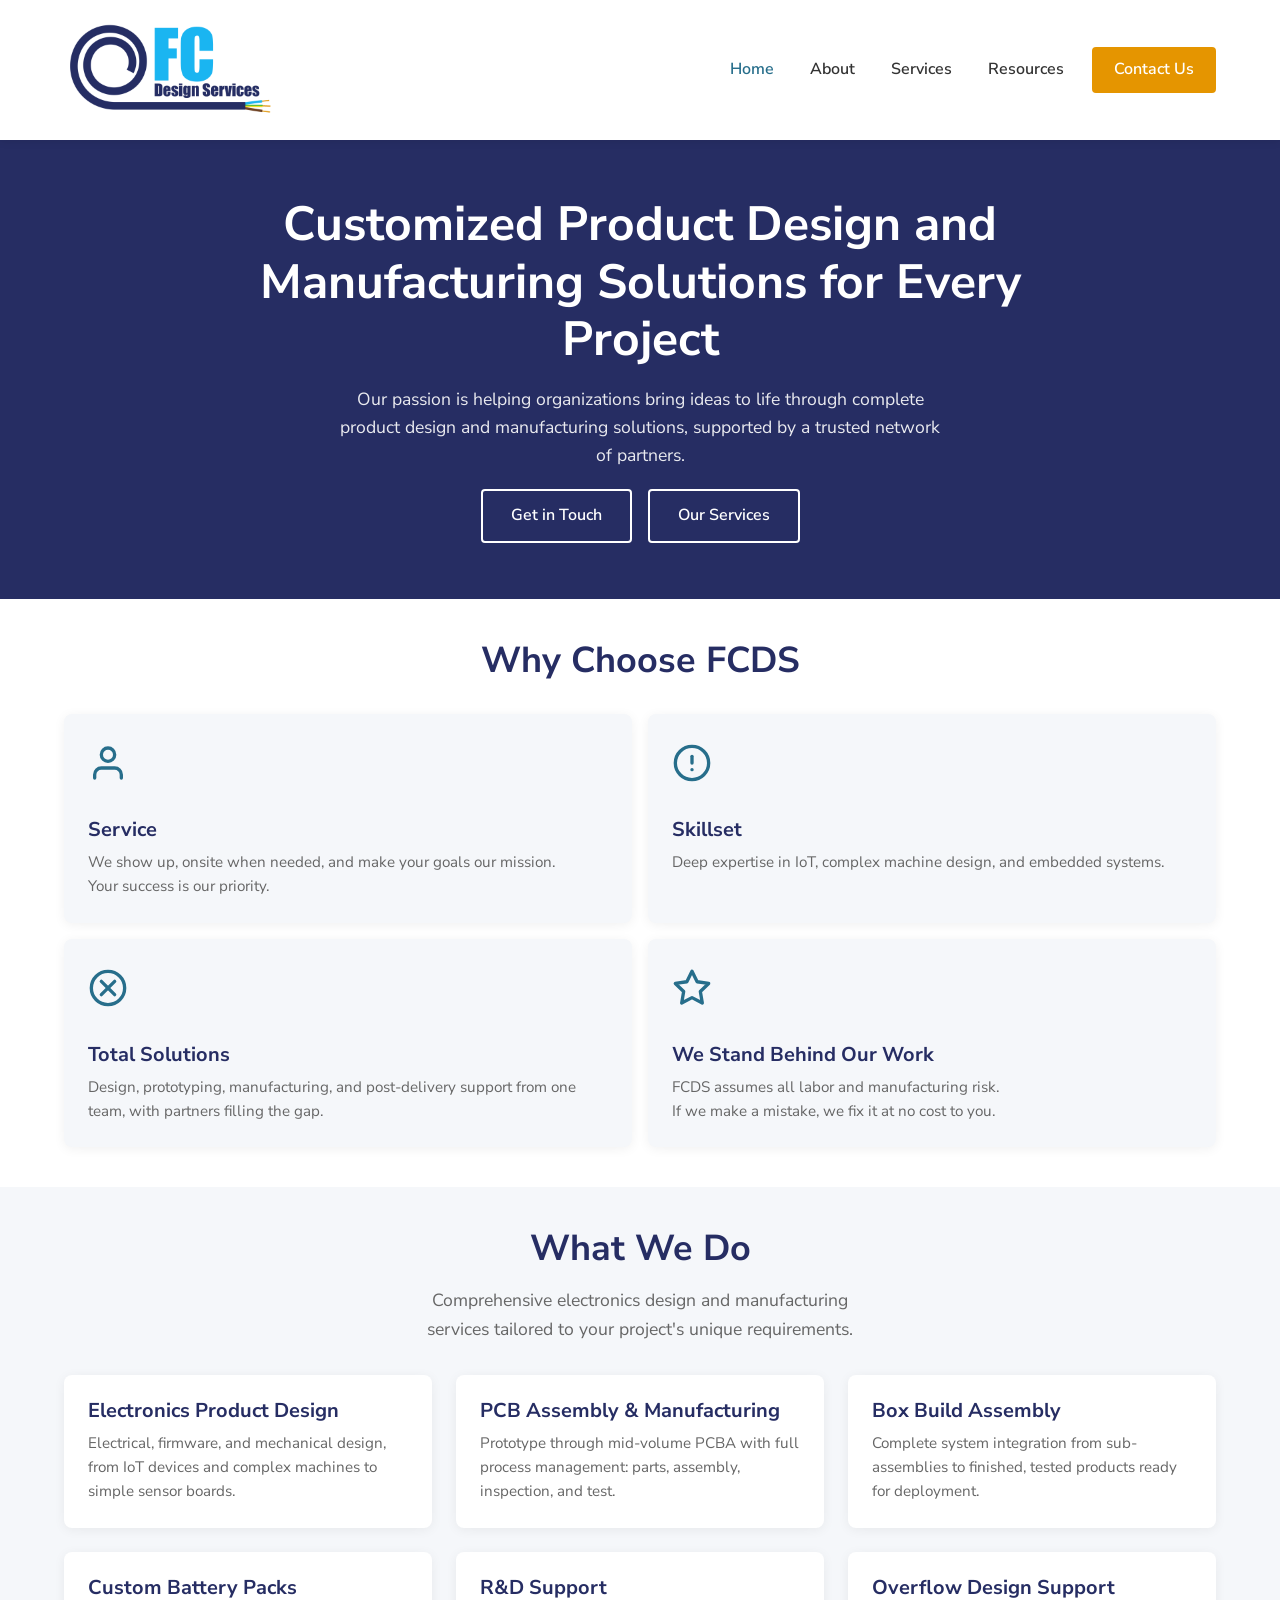
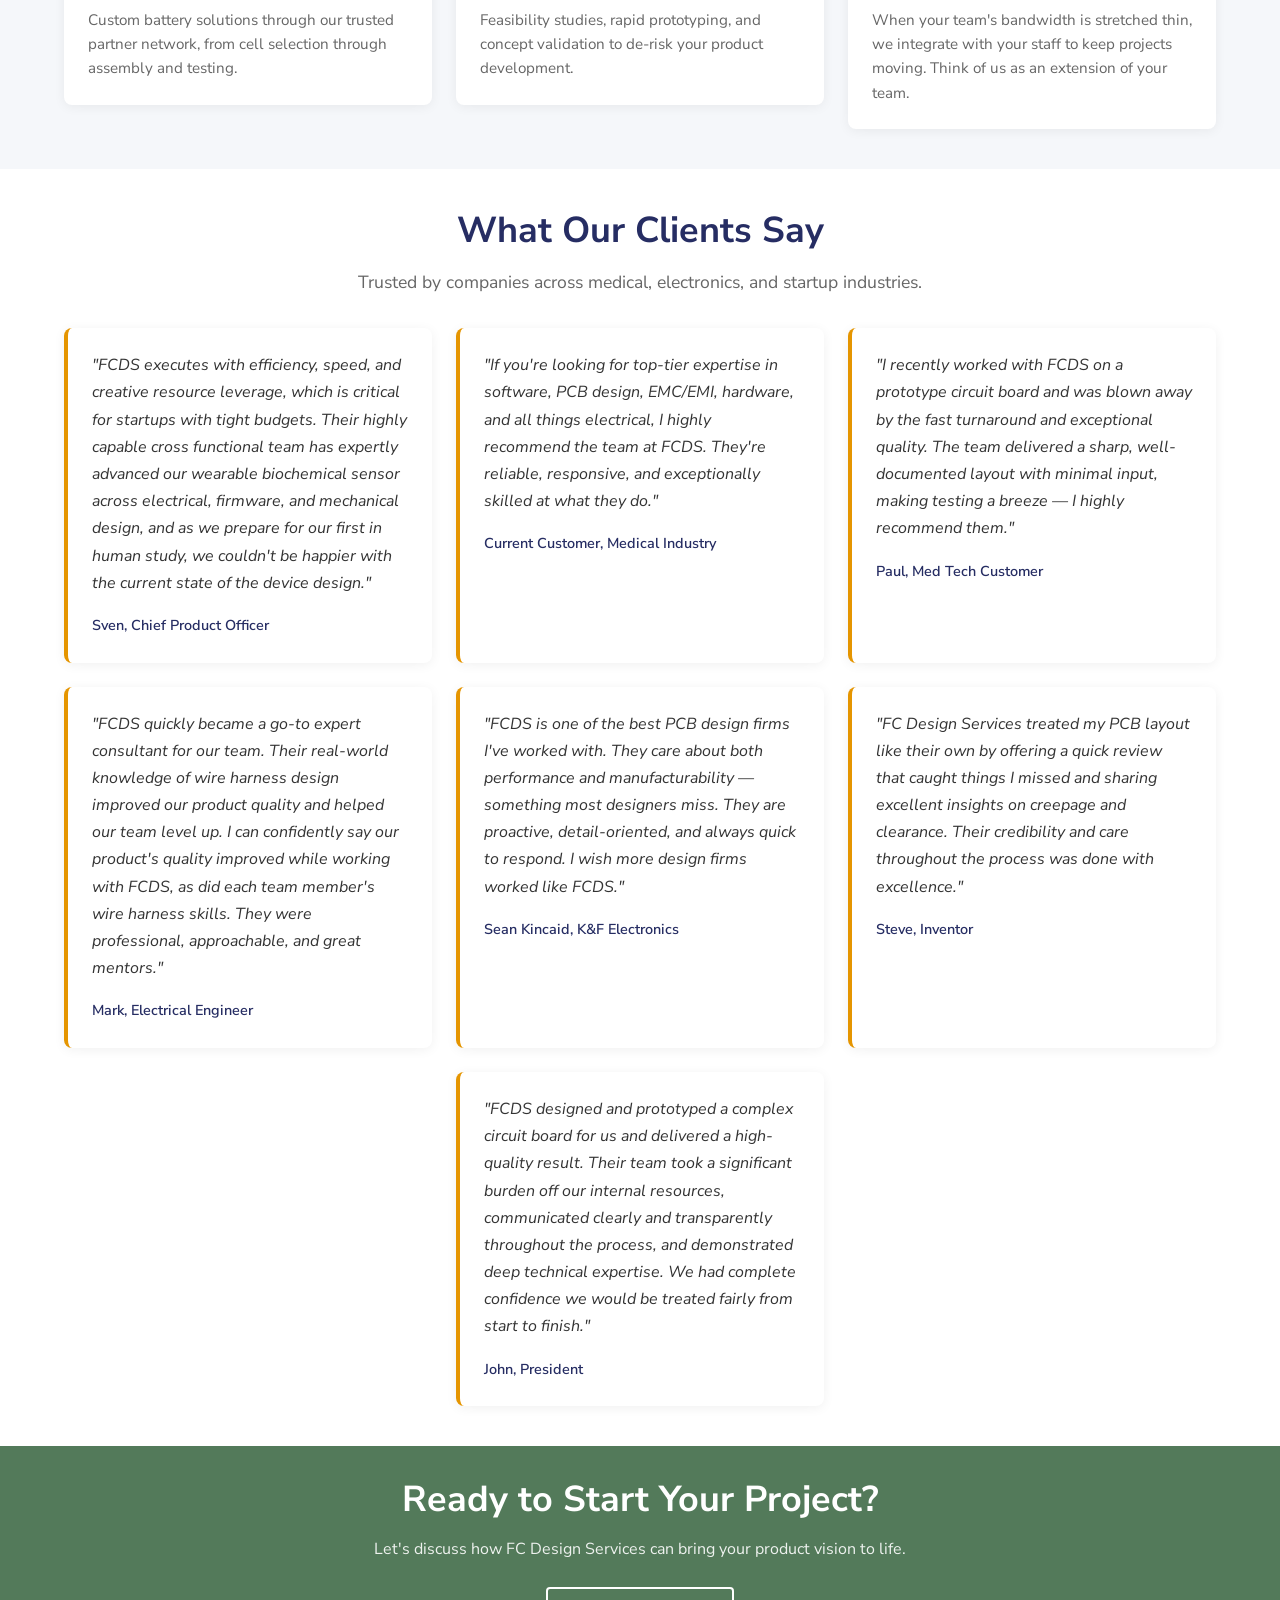
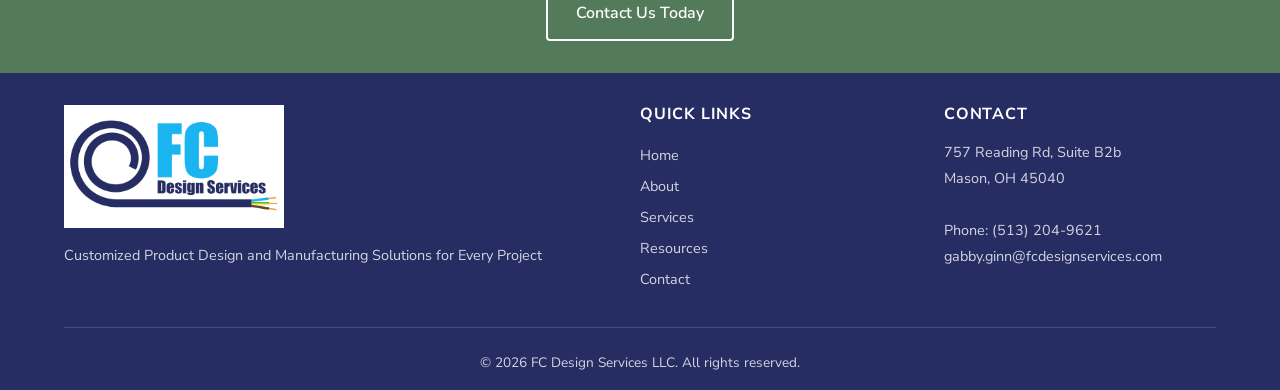
<file: index.html>
<!DOCTYPE html>
<html lang="en">
<head>
  <meta charset="UTF-8">
  <meta name="viewport" content="width=device-width, initial-scale=1.0">
  <title>FC Design Services - Customized Product Design and Manufacturing Solutions</title>
  <meta name="description" content="FC Design Services provides turn-key electronics product design, PCB assembly, and manufacturing solutions for medical, HealthTech, biotech, renewable energy, and IoT companies in Mason, OH.">
  <link rel="canonical" href="https://fcdesignservices.com/">

  <!-- Open Graph -->
  <meta property="og:title" content="FC Design Services - Customized Product Design and Manufacturing Solutions">
  <meta property="og:description" content="Turn-key electronics product design, PCB assembly, and manufacturing solutions for medical, HealthTech, biotech, renewable energy, and IoT companies.">
  <meta property="og:image" content="https://fcdesignservices.com/images/logo_FCDS.png">
  <meta property="og:url" content="https://fcdesignservices.com/">
  <meta property="og:type" content="website">
  <meta name="twitter:card" content="summary_large_image">

  <!-- Fonts -->
  <link rel="preconnect" href="https://fonts.googleapis.com">
  <link rel="preconnect" href="https://fonts.gstatic.com" crossorigin>
  <link href="https://fonts.googleapis.com/css2?family=Nunito+Sans:wght@400;600;700&display=swap" rel="stylesheet">

  <link rel="stylesheet" href="css/styles.css">

  <!-- Structured Data -->
  <script type="application/ld+json">
  {
    "@context": "https://schema.org",
    "@type": "ProfessionalService",
    "name": "FC Design Services LLC",
    "url": "https://fcdesignservices.com",
    "logo": "https://fcdesignservices.com/images/logo_FCDS.png",
    "image": "https://fcdesignservices.com/images/logo_FCDS.png",
    "description": "Contract electronics design and manufacturing company offering product design, PCBA manufacturing, box build assembly, custom battery packs, IoT design, and R&D support.",
    "address": {
      "@type": "PostalAddress",
      "streetAddress": "757 Reading Rd, Suite B2b",
      "addressLocality": "Mason",
      "addressRegion": "OH",
      "postalCode": "45040",
      "addressCountry": "US"
    },
    "areaServed": {
      "@type": "GeoCircle",
      "geoMidpoint": {
        "@type": "GeoCoordinates",
        "latitude": 39.36,
        "longitude": -84.31
      },
      "geoRadius": "100 mi"
    },
    "knowsAbout": [
      "Electronics Product Design",
      "PCBA Manufacturing",
      "Box Build Assembly",
      "Custom Battery Packs",
      "IoT Product Design",
      "R&D Support"
    ]
  }
  </script>
</head>
<body>

<a href="#main-content" class="skip-link">Skip to main content</a>

<!-- ========== HEADER START ========== -->
<header class="site-header">
  <div class="container">
    <a href="index.html" class="logo">
      <img src="images/logo_FCDS.png" alt="FC Design Services" width="280" height="158">
    </a>
    <button class="nav-toggle" aria-label="Toggle navigation" aria-expanded="false">
      <span></span>
      <span></span>
      <span></span>
    </button>
    <nav class="main-nav" aria-label="Main navigation">
      <ul>
        <li><a href="index.html" aria-current="page">Home</a></li>
        <li><a href="about.html">About</a></li>
        <li><a href="services.html">Services</a></li>
        <li><a href="resources.html">Resources</a></li>
        <li><a href="contact.html" class="btn btn-primary">Contact Us</a></li>
      </ul>
    </nav>
  </div>
</header>
<!-- ========== HEADER END ========== -->

<main id="main-content">

  <!-- Hero -->
  <section class="hero">
    <div class="container">
      <h1>Customized Product Design and Manufacturing Solutions for Every Project</h1>
      <p>Our passion is helping organizations bring ideas to life through complete product design and manufacturing solutions, supported by a trusted network of partners.</p>
      <div class="hero-buttons">
        <a href="contact.html" class="btn btn-outline">Get in Touch</a>
        <a href="services.html" class="btn btn-outline">Our Services</a>
      </div>
    </div>
  </section>

  <!-- Why Choose FCDS -->
  <section class="section">
    <div class="container">
      <div class="section-header">
        <h2>Why Choose FCDS</h2>
      </div>
      <div class="card-grid card-grid--2col">
        <div class="card">
          <div class="card-icon">
            <svg width="40" height="40" viewBox="0 0 24 24" fill="none" stroke="currentColor" stroke-width="2" stroke-linecap="round" stroke-linejoin="round" aria-hidden="true"><path d="M20 21v-2a4 4 0 0 0-4-4H8a4 4 0 0 0-4 4v2"/><circle cx="12" cy="7" r="4"/></svg>
          </div>
          <h3>Service</h3>
          <p>We show up, onsite when needed, and make your goals our mission.<br>Your success is our priority.</p>
        </div>
        <div class="card">
          <div class="card-icon">
            <svg width="40" height="40" viewBox="0 0 24 24" fill="none" stroke="currentColor" stroke-width="2" stroke-linecap="round" stroke-linejoin="round" aria-hidden="true"><circle cx="12" cy="12" r="10"/><line x1="12" y1="8" x2="12" y2="12"/><line x1="12" y1="16" x2="12.01" y2="16"/></svg>
          </div>
          <h3>Skillset</h3>
          <p>Deep expertise in IoT, complex machine design, and embedded systems.</p>
        </div>
        <div class="card">
          <div class="card-icon">
            <svg width="40" height="40" viewBox="0 0 24 24" fill="none" stroke="currentColor" stroke-width="2" stroke-linecap="round" stroke-linejoin="round" aria-hidden="true"><circle cx="12" cy="12" r="10"/><path d="M16 8l-8 8"/><path d="M8 8l8 8"/></svg>
          </div>
          <h3>Total Solutions</h3>
          <p>Design, prototyping, manufacturing, and post-delivery support from one team, with partners filling the gap.</p>
        </div>
        <div class="card">
          <div class="card-icon">
            <svg width="40" height="40" viewBox="0 0 24 24" fill="none" stroke="currentColor" stroke-width="2" stroke-linecap="round" stroke-linejoin="round" aria-hidden="true"><polygon points="12 2 15.09 8.26 22 9.27 17 14.14 18.18 21.02 12 17.77 5.82 21.02 7 14.14 2 9.27 8.91 8.26 12 2"/></svg>
          </div>
          <h3>We Stand Behind Our Work</h3>
          <p>FCDS assumes all labor and manufacturing risk.<br>If we make a mistake, we fix it at no cost to you.</p>
        </div>
      </div>
    </div>
  </section>

  <!-- What We Do -->
  <section class="section section--gray">
    <div class="container">
      <div class="section-header">
        <h2>What We Do</h2>
        <p>Comprehensive electronics design and manufacturing services tailored to your project's unique requirements.</p>
      </div>
      <div class="card-grid">
        <a href="services.html#product-design" class="card-link">
          <div class="card">
            <h3>Electronics Product Design</h3>
            <p>Electrical, firmware, and mechanical design, from IoT devices and complex machines to simple sensor boards.</p>
          </div>
        </a>
        <a href="services.html#pcba-manufacturing" class="card-link">
          <div class="card">
            <h3>PCB Assembly &amp; Manufacturing</h3>
            <p>Prototype through mid-volume PCBA with full process management: parts, assembly, inspection, and test.</p>
          </div>
        </a>
        <a href="services.html#box-build" class="card-link">
          <div class="card">
            <h3>Box Build Assembly</h3>
            <p>Complete system integration from sub-assemblies to finished, tested products ready for deployment.</p>
          </div>
        </a>
        <a href="services.html#battery-packs" class="card-link">
          <div class="card">
            <h3>Custom Battery Packs</h3>
            <p>Custom battery solutions through our trusted partner network, from cell selection through assembly and testing.</p>
          </div>
        </a>
        <a href="services.html#rd-support" class="card-link">
          <div class="card">
            <h3>R&amp;D Support</h3>
            <p>Feasibility studies, rapid prototyping, and concept validation to de-risk your product development.</p>
          </div>
        </a>
        <a href="contact.html" class="card-link">
          <div class="card">
            <h3>Overflow Design Support</h3>
            <p>When your team's bandwidth is stretched thin, we integrate with your staff to keep projects moving. Think of us as an extension of your team.</p>
          </div>
        </a>
      </div>
    </div>
  </section>

  <!-- Testimonials -->
  <section class="section">
    <div class="container">
      <div class="section-header">
        <h2>What Our Clients Say</h2>
        <p>Trusted by companies across medical, electronics, and startup industries.</p>
      </div>
      <div class="testimonial-grid">
        <div class="testimonial">
          <blockquote>"FCDS executes with efficiency, speed, and creative resource leverage, which is critical for startups with tight budgets. Their highly capable cross functional team has expertly advanced our wearable biochemical sensor across electrical, firmware, and mechanical design, and as we prepare for our first in human study, we couldn't be happier with the current state of the device design."</blockquote>
          <cite>Sven, Chief Product Officer</cite>
        </div>
        <div class="testimonial">
          <blockquote>"If you're looking for top-tier expertise in software, PCB design, EMC/EMI, hardware, and all things electrical, I highly recommend the team at FCDS. They're reliable, responsive, and exceptionally skilled at what they do."</blockquote>
          <cite>Current Customer, Medical Industry</cite>
        </div>
        <div class="testimonial">
          <blockquote>"I recently worked with FCDS on a prototype circuit board and was blown away by the fast turnaround and exceptional quality. The team delivered a sharp, well-documented layout with minimal input, making testing a breeze — I highly recommend them."</blockquote>
          <cite>Paul, Med Tech Customer</cite>
        </div>
        <div class="testimonial">
          <blockquote>"FCDS quickly became a go-to expert consultant for our team. Their real-world knowledge of wire harness design improved our product quality and helped our team level up. I can confidently say our product's quality improved while working with FCDS, as did each team member's wire harness skills. They were professional, approachable, and great mentors."</blockquote>
          <cite>Mark, Electrical Engineer</cite>
        </div>
        <div class="testimonial">
          <blockquote>"FCDS is one of the best PCB design firms I've worked with. They care about both performance and manufacturability — something most designers miss. They are proactive, detail-oriented, and always quick to respond. I wish more design firms worked like FCDS."</blockquote>
          <cite>Sean Kincaid, K&amp;F Electronics</cite>
        </div>
        <div class="testimonial">
          <blockquote>"FC Design Services treated my PCB layout like their own by offering a quick review that caught things I missed and sharing excellent insights on creepage and clearance. Their credibility and care throughout the process was done with excellence."</blockquote>
          <cite>Steve, Inventor</cite>
        </div>
        <div class="testimonial">
          <blockquote>"FCDS designed and prototyped a complex circuit board for us and delivered a high-quality result. Their team took a significant burden off our internal resources, communicated clearly and transparently throughout the process, and demonstrated deep technical expertise. We had complete confidence we would be treated fairly from start to finish."</blockquote>
          <cite>John, President</cite>
        </div>
      </div>
    </div>
  </section>

  <!-- CTA Banner -->
  <section class="cta-banner">
    <div class="container">
      <h2>Ready to Start Your Project?</h2>
      <p>Let's discuss how FC Design Services can bring your product vision to life.</p>
      <a href="contact.html" class="btn btn-outline">Contact Us Today</a>
    </div>
  </section>

</main>

<!-- ========== FOOTER START ========== -->
<footer class="site-footer">
  <div class="container">
    <div class="footer-grid">
      <div class="footer-about">
        <img src="images/logo_FCDS.png" alt="FC Design Services" width="200" height="113">
        <p>Customized Product Design and Manufacturing Solutions for Every Project</p>
      </div>
      <div class="footer-links">
        <h3>Quick Links</h3>
        <ul>
          <li><a href="index.html">Home</a></li>
          <li><a href="about.html">About</a></li>
          <li><a href="services.html">Services</a></li>
          <li><a href="resources.html">Resources</a></li>
          <li><a href="contact.html">Contact</a></li>
        </ul>
      </div>
      <div class="footer-contact">
        <h3>Contact</h3>
        <address>
          757 Reading Rd, Suite B2b<br>
          Mason, OH 45040<br><br>
          <a href="tel:+15132049621">Phone: (513) 204-9621</a><br>
          <a href="mailto:gabby.ginn@fcdesignservices.com">gabby.ginn@fcdesignservices.com</a>
        </address>
      </div>
    </div>
    <div class="footer-bottom">
      <p>&copy; 2026 FC Design Services LLC. All rights reserved.</p>
    </div>
  </div>
</footer>
<!-- ========== FOOTER END ========== -->

<script src="js/main.js" defer></script>
</body>
</html>
</file>
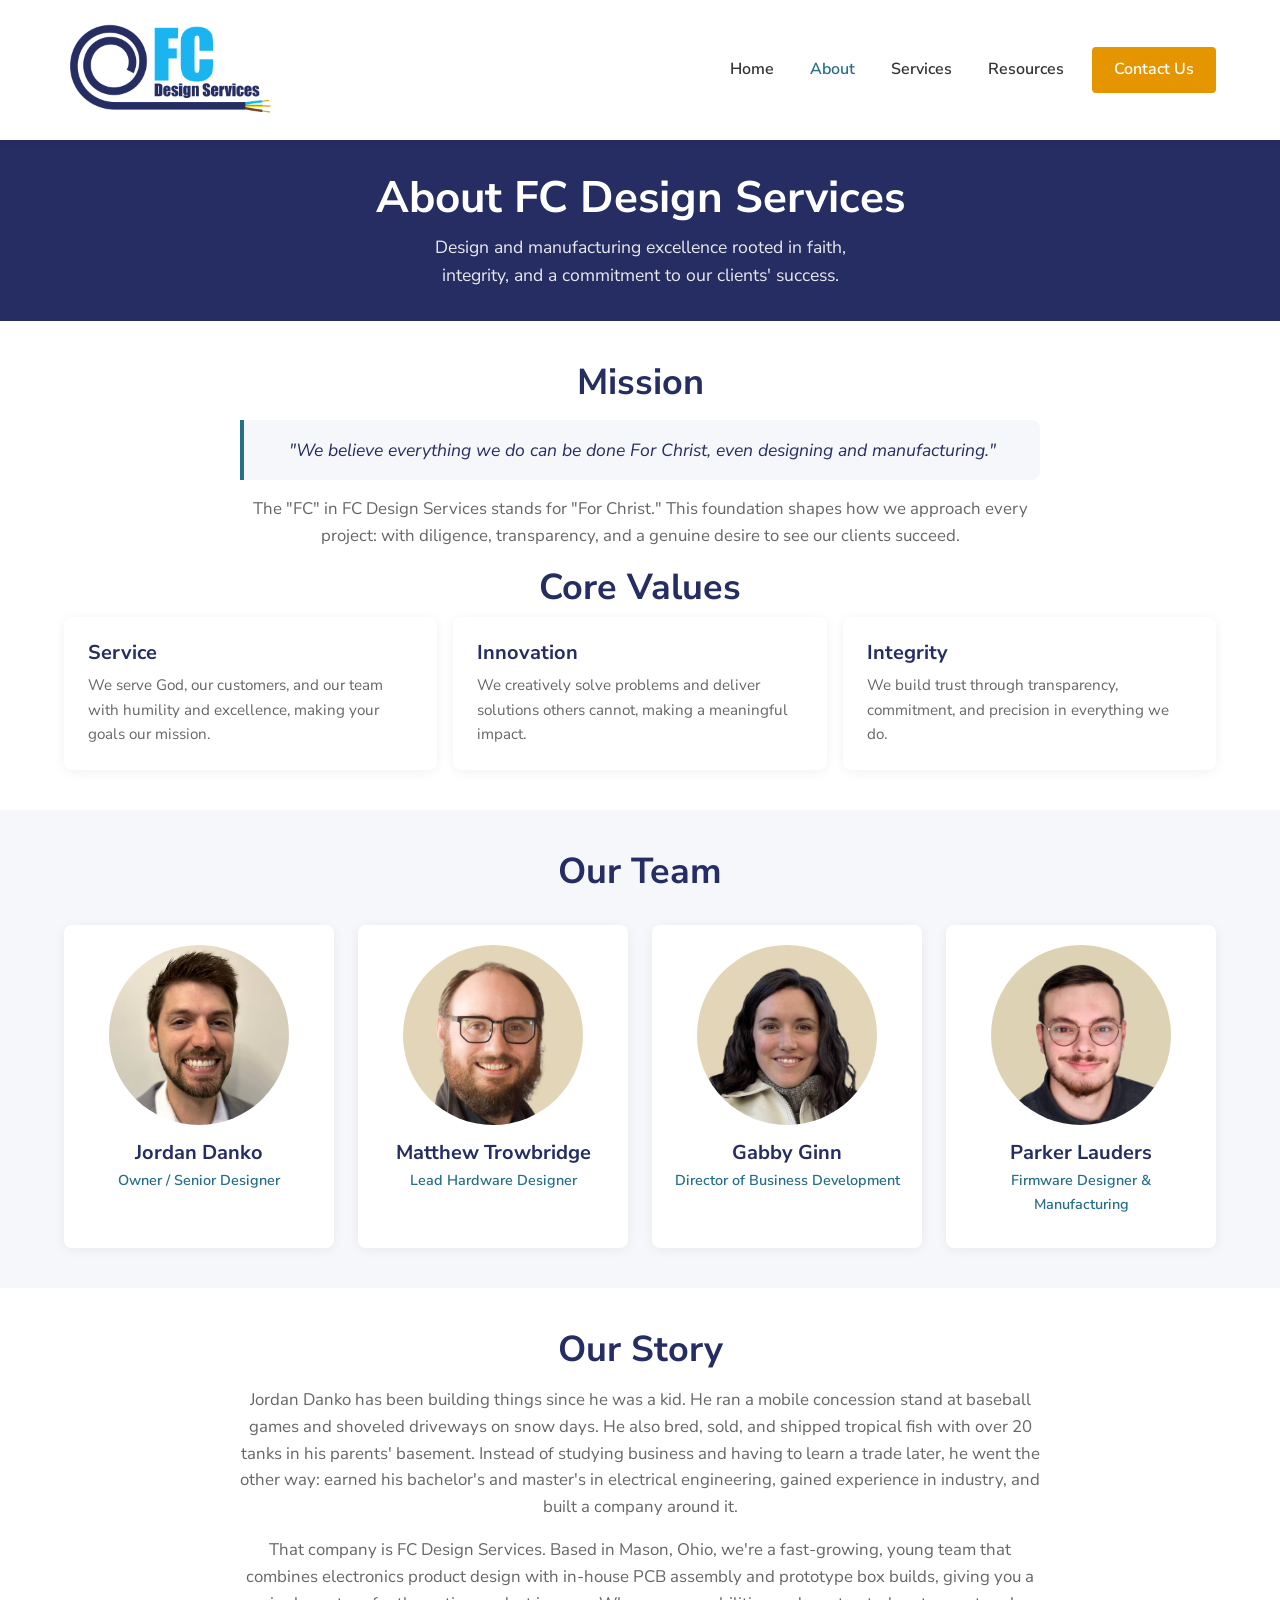
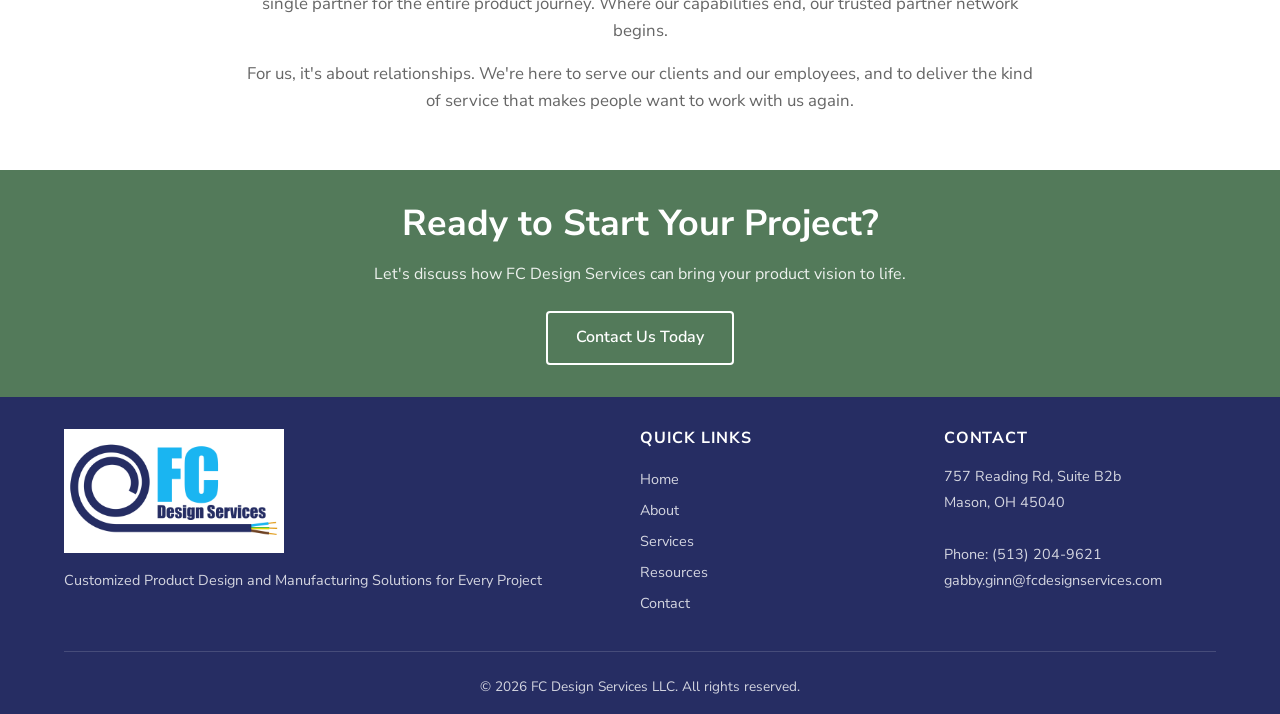
<file: about.html>
<!DOCTYPE html>
<html lang="en">
<head>
  <meta charset="UTF-8">
  <meta name="viewport" content="width=device-width, initial-scale=1.0">
  <title>About Us | FC Design Services</title>
  <meta name="description" content="Learn about FC Design Services, a faith-driven electronics design and manufacturing company serving small to medium-sized companies from Mason, Ohio. Specializing in IoT, complex machine design, and PCB assembly.">
  <link rel="canonical" href="https://fcdesignservices.com/about.html">

  <meta property="og:title" content="About Us | FC Design Services">
  <meta property="og:description" content="Faith-driven electronics design and manufacturing company serving small to medium-sized companies from Mason, Ohio. Specializing in IoT, complex machine design, and PCB assembly.">
  <meta property="og:image" content="https://fcdesignservices.com/images/logo_FCDS.png">
  <meta property="og:url" content="https://fcdesignservices.com/about.html">
  <meta property="og:type" content="website">
  <meta name="twitter:card" content="summary_large_image">

  <link rel="preconnect" href="https://fonts.googleapis.com">
  <link rel="preconnect" href="https://fonts.gstatic.com" crossorigin>
  <link href="https://fonts.googleapis.com/css2?family=Nunito+Sans:wght@400;600;700&display=swap" rel="stylesheet">

  <link rel="stylesheet" href="css/styles.css">
</head>
<body>

<a href="#main-content" class="skip-link">Skip to main content</a>

<!-- ========== HEADER START ========== -->
<header class="site-header">
  <div class="container">
    <a href="index.html" class="logo">
      <img src="images/logo_FCDS.png" alt="FC Design Services" width="280" height="158">
    </a>
    <button class="nav-toggle" aria-label="Toggle navigation" aria-expanded="false">
      <span></span>
      <span></span>
      <span></span>
    </button>
    <nav class="main-nav" aria-label="Main navigation">
      <ul>
        <li><a href="index.html">Home</a></li>
        <li><a href="about.html" aria-current="page">About</a></li>
        <li><a href="services.html">Services</a></li>
        <li><a href="resources.html">Resources</a></li>
        <li><a href="contact.html" class="btn btn-primary">Contact Us</a></li>
      </ul>
    </nav>
  </div>
</header>
<!-- ========== HEADER END ========== -->

<main id="main-content">

  <!-- Page Banner -->
  <section class="page-banner">
    <div class="container">
      <h1>About FC Design Services</h1>
      <p>Design and manufacturing excellence rooted in faith, integrity, and a commitment to our clients' success.</p>
    </div>
  </section>

  <!-- Mission -->
  <section class="section">
    <div class="container">
      <div class="about-content">
        <h2>Mission</h2>
        <div class="mission-highlight">
          <p>"We believe everything we do can be done For Christ, even designing and manufacturing."</p>
        </div>
        <p>The "FC" in FC Design Services stands for "For Christ." This foundation shapes how we approach every project: with diligence, transparency, and a genuine desire to see our clients succeed.</p>
        <h2 style="margin-bottom: 0.5rem;">Core Values</h2>
      </div>
      <div class="card-grid card-grid--3col" style="gap: 1rem;">
        <div class="card">
          <h3>Service</h3>
          <p>We serve God, our customers, and our team with humility and excellence, making your goals our mission.</p>
        </div>
        <div class="card">
          <h3>Innovation</h3>
          <p>We creatively solve problems and deliver solutions others cannot, making a meaningful impact.</p>
        </div>
        <div class="card">
          <h3>Integrity</h3>
          <p>We build trust through transparency, commitment, and precision in everything we do.</p>
        </div>
      </div>
    </div>
  </section>

  <!-- Team -->
  <section class="section section--gray">
    <div class="container">
      <div class="section-header">
        <h2>Our Team</h2>
      </div>
      <div class="team-grid">
        <div class="team-card">
          <img src="images/danko.jpg" alt="Jordan Danko" class="team-photo-img">
          <h3>Jordan Danko</h3>
          <p class="role">Owner / Senior Designer</p>
          <!-- PLACEHOLDER: Add bio for Jordan -->
        </div>
        <div class="team-card">
          <img src="images/trowbridge.jpg" alt="Matthew Trowbridge" class="team-photo-img">
          <h3>Matthew Trowbridge</h3>
          <p class="role">Lead Hardware Designer</p>
          <!-- PLACEHOLDER: Add bio for Matthew -->
        </div>
        <div class="team-card">
          <img src="images/ginn.jpg" alt="Gabby Ginn" class="team-photo-img">
          <h3>Gabby Ginn</h3>
          <p class="role">Director of Business Development</p>
          <!-- PLACEHOLDER: Add bio for Gabby -->
        </div>
        <div class="team-card">
          <img src="images/lauders.jpg" alt="Parker Lauders" class="team-photo-img">
          <h3>Parker Lauders</h3>
          <p class="role">Firmware Designer &amp; Manufacturing</p>
          <!-- PLACEHOLDER: Add bio for Parker -->
        </div>
      </div>
    </div>
  </section>

  <!-- Company Story -->
  <section class="section">
    <div class="container">
      <div class="about-content">
        <h2>Our Story</h2>
        <p>Jordan Danko has been building things since he was a kid. He ran a mobile concession stand at baseball games and shoveled driveways on snow days. He also bred, sold, and shipped tropical fish with over 20 tanks in his parents' basement. Instead of studying business and having to learn a trade later, he went the other way: earned his bachelor's and master's in electrical engineering, gained experience in industry, and built a company around it.</p>
        <p>That company is FC Design Services. Based in Mason, Ohio, we're a fast-growing, young team that combines electronics product design with in-house PCB assembly and prototype box builds, giving you a single partner for the entire product journey. Where our capabilities end, our trusted partner network begins.</p>
        <p>For us, it's about relationships. We're here to serve our clients and our employees, and to deliver the kind of service that makes people want to work with us again.</p>
      </div>
    </div>
  </section>

  <!-- CTA Banner -->
  <section class="cta-banner">
    <div class="container">
      <h2>Ready to Start Your Project?</h2>
      <p>Let's discuss how FC Design Services can bring your product vision to life.</p>
      <a href="contact.html" class="btn btn-outline">Contact Us Today</a>
    </div>
  </section>

</main>

<!-- ========== FOOTER START ========== -->
<footer class="site-footer">
  <div class="container">
    <div class="footer-grid">
      <div class="footer-about">
        <img src="images/logo_FCDS.png" alt="FC Design Services" width="200" height="113">
        <p>Customized Product Design and Manufacturing Solutions for Every Project</p>
      </div>
      <div class="footer-links">
        <h3>Quick Links</h3>
        <ul>
          <li><a href="index.html">Home</a></li>
          <li><a href="about.html">About</a></li>
          <li><a href="services.html">Services</a></li>
          <li><a href="resources.html">Resources</a></li>
          <li><a href="contact.html">Contact</a></li>
        </ul>
      </div>
      <div class="footer-contact">
        <h3>Contact</h3>
        <address>
          757 Reading Rd, Suite B2b<br>
          Mason, OH 45040<br><br>
          <a href="tel:+15132049621">Phone: (513) 204-9621</a><br>
          <a href="mailto:gabby.ginn@fcdesignservices.com">gabby.ginn@fcdesignservices.com</a>
        </address>
      </div>
    </div>
    <div class="footer-bottom">
      <p>&copy; 2026 FC Design Services LLC. All rights reserved.</p>
    </div>
  </div>
</footer>
<!-- ========== FOOTER END ========== -->

<script src="js/main.js" defer></script>
</body>
</html>
</file>
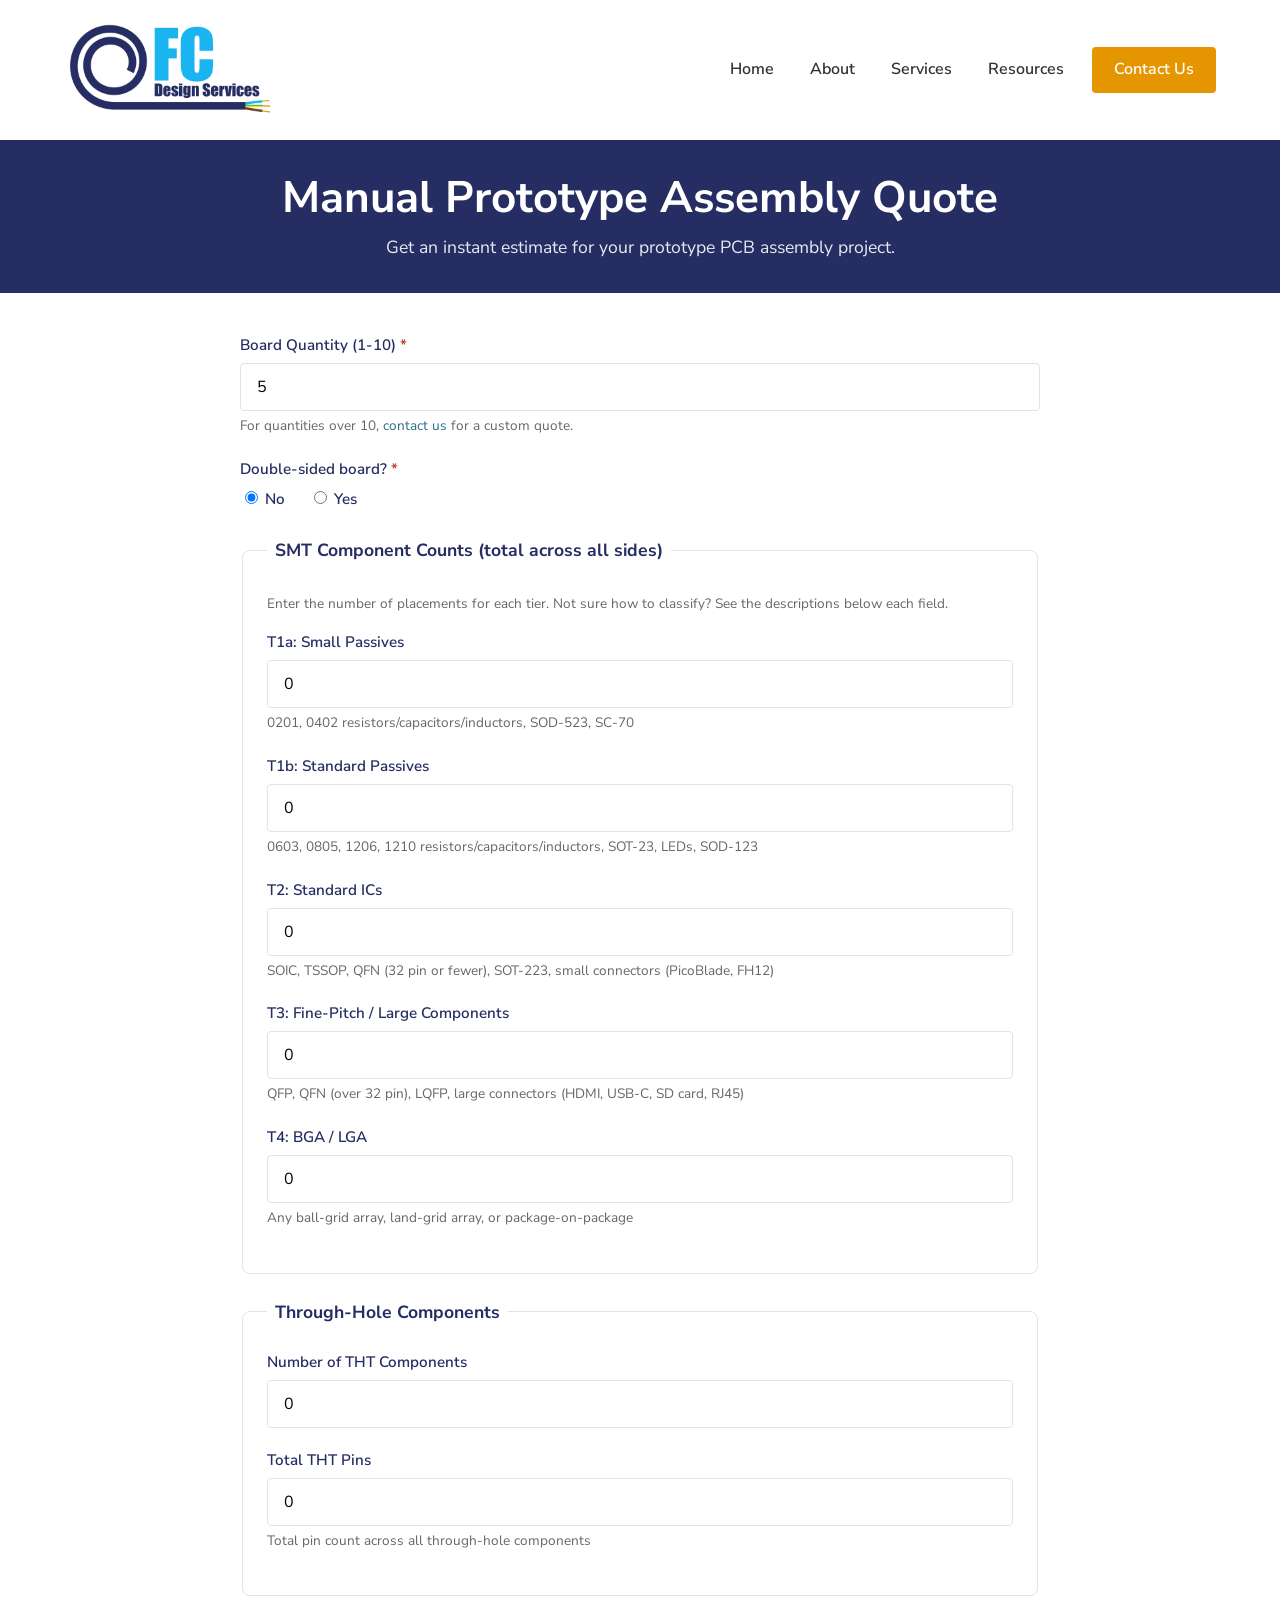
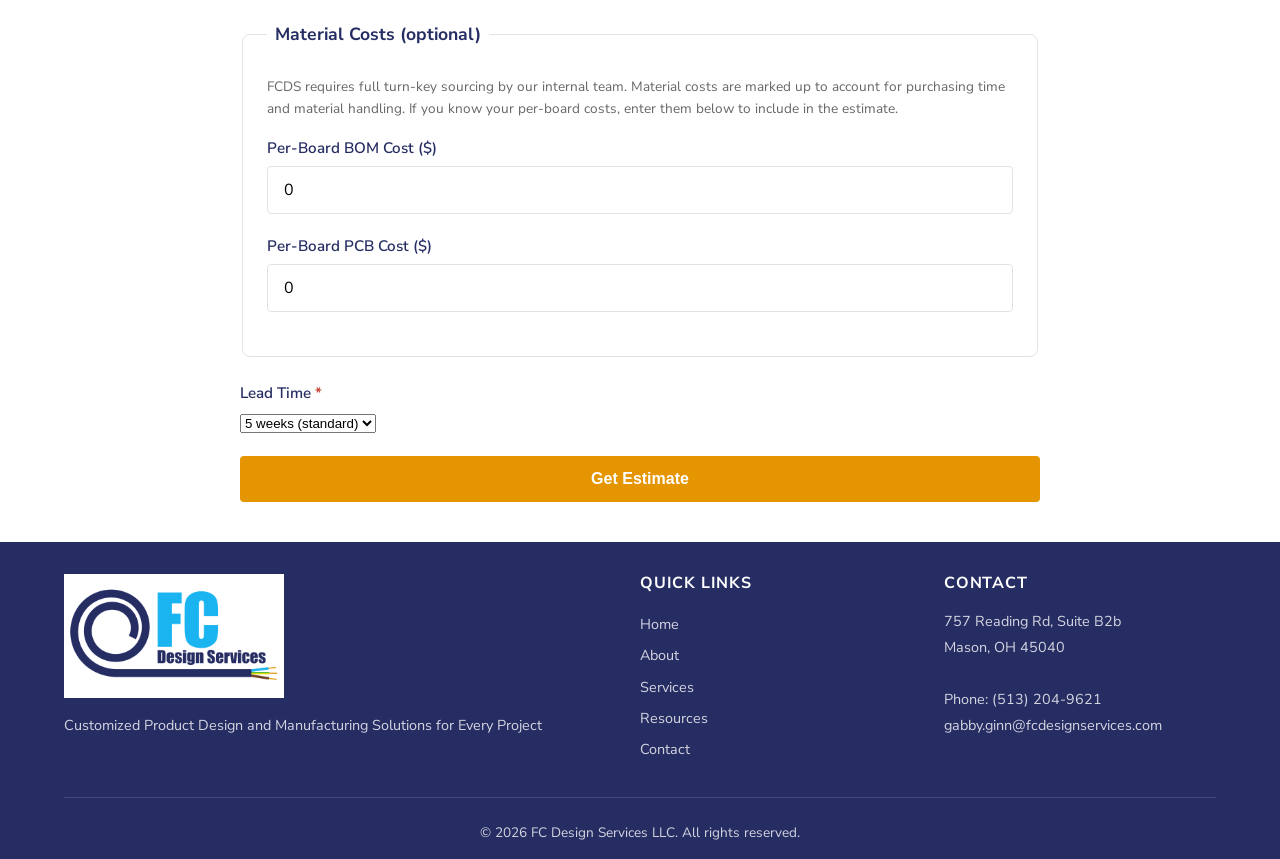
<file: assembly-quote.html>
<!DOCTYPE html>
<html lang="en">
<head>
  <meta charset="UTF-8">
  <meta name="viewport" content="width=device-width, initial-scale=1.0">
  <title>Prototype Assembly Quote | FC Design Services</title>
  <meta name="description" content="Get an instant prototype PCB assembly quote from FC Design Services. Enter your board details and component counts for a real-time estimate.">
  <meta name="robots" content="noindex">

  <link rel="preconnect" href="https://fonts.googleapis.com">
  <link rel="preconnect" href="https://fonts.gstatic.com" crossorigin>
  <link href="https://fonts.googleapis.com/css2?family=Nunito+Sans:wght@400;600;700&display=swap" rel="stylesheet">

  <link rel="stylesheet" href="css/styles.css">
</head>
<body>

<a href="#main-content" class="skip-link">Skip to main content</a>

<!-- ========== HEADER START ========== -->
<header class="site-header">
  <div class="container">
    <a href="index.html" class="logo">
      <img src="images/logo_FCDS.png" alt="FC Design Services" width="280" height="158">
    </a>
    <button class="nav-toggle" aria-label="Toggle navigation" aria-expanded="false">
      <span></span>
      <span></span>
      <span></span>
    </button>
    <nav class="main-nav" aria-label="Main navigation">
      <ul>
        <li><a href="index.html">Home</a></li>
        <li><a href="about.html">About</a></li>
        <li><a href="services.html">Services</a></li>
        <li><a href="resources.html">Resources</a></li>
        <li><a href="contact.html" class="btn btn-primary">Contact Us</a></li>
      </ul>
    </nav>
  </div>
</header>
<!-- ========== HEADER END ========== -->

<main id="main-content">

  <!-- Page Banner -->
  <section class="page-banner">
    <div class="container">
      <h1>Manual Prototype Assembly Quote</h1>
      <p>Get an instant estimate for your prototype PCB assembly project.</p>
    </div>
  </section>

  <!-- Calculator -->
  <section class="section">
    <div class="container">
      <div class="quote-calculator" style="max-width: 800px; margin: 0 auto;">

        <form id="quote-form" class="contact-form">

          <!-- Quantity -->
          <div class="form-group">
            <label for="quantity">Board Quantity (1-10) <span class="required">*</span></label>
            <input type="number" id="quantity" name="quantity" min="1" max="10" value="5" required>
            <small class="form-help">For quantities over 10, <a href="contact.html">contact us</a> for a custom quote.</small>
          </div>

          <!-- Double-sided -->
          <div class="form-group">
            <label>Double-sided board? <span class="required">*</span></label>
            <div class="toggle-group">
              <label class="toggle-option">
                <input type="radio" name="double_sided" value="no" checked> No
              </label>
              <label class="toggle-option">
                <input type="radio" name="double_sided" value="yes"> Yes
              </label>
            </div>
          </div>

          <!-- SMT Components -->
          <fieldset class="form-fieldset">
            <legend>SMT Component Counts (total across all sides)</legend>
            <p class="form-help">Enter the number of placements for each tier. Not sure how to classify? See the descriptions below each field.</p>

            <div class="form-group">
              <label for="t1a">T1a: Small Passives</label>
              <input type="number" id="t1a" name="t1a" min="0" value="0">
              <small class="form-help">0201, 0402 resistors/capacitors/inductors, SOD-523, SC-70</small>
            </div>

            <div class="form-group">
              <label for="t1b">T1b: Standard Passives</label>
              <input type="number" id="t1b" name="t1b" min="0" value="0">
              <small class="form-help">0603, 0805, 1206, 1210 resistors/capacitors/inductors, SOT-23, LEDs, SOD-123</small>
            </div>

            <div class="form-group">
              <label for="t2">T2: Standard ICs</label>
              <input type="number" id="t2" name="t2" min="0" value="0">
              <small class="form-help">SOIC, TSSOP, QFN (32 pin or fewer), SOT-223, small connectors (PicoBlade, FH12)</small>
            </div>

            <div class="form-group">
              <label for="t3">T3: Fine-Pitch / Large Components</label>
              <input type="number" id="t3" name="t3" min="0" value="0">
              <small class="form-help">QFP, QFN (over 32 pin), LQFP, large connectors (HDMI, USB-C, SD card, RJ45)</small>
            </div>

            <div class="form-group">
              <label for="t4">T4: BGA / LGA</label>
              <input type="number" id="t4" name="t4" min="0" value="0">
              <small class="form-help">Any ball-grid array, land-grid array, or package-on-package</small>
            </div>
          </fieldset>

          <!-- THT Components -->
          <fieldset class="form-fieldset">
            <legend>Through-Hole Components</legend>

            <div class="form-group">
              <label for="tht_components">Number of THT Components</label>
              <input type="number" id="tht_components" name="tht_components" min="0" value="0">
            </div>

            <div class="form-group">
              <label for="tht_pins">Total THT Pins</label>
              <input type="number" id="tht_pins" name="tht_pins" min="0" value="0">
              <small class="form-help">Total pin count across all through-hole components</small>
            </div>
          </fieldset>

          <!-- BOM and PCB costs -->
          <fieldset class="form-fieldset">
            <legend>Material Costs (optional)</legend>
            <p class="form-help">FCDS requires full turn-key sourcing by our internal team. Material costs are marked up to account for purchasing time and material handling. If you know your per-board costs, enter them below to include in the estimate.</p>

            <div class="form-group">
              <label for="bom_cost">Per-Board BOM Cost ($)</label>
              <input type="number" id="bom_cost" name="bom_cost" min="0" step="0.01" value="0" placeholder="0.00">
            </div>

            <div class="form-group">
              <label for="pcb_cost">Per-Board PCB Cost ($)</label>
              <input type="number" id="pcb_cost" name="pcb_cost" min="0" step="0.01" value="0" placeholder="0.00">
            </div>
          </fieldset>

          <!-- Timeline -->
          <div class="form-group">
            <label for="timeline">Lead Time <span class="required">*</span></label>
            <select id="timeline" name="timeline" required>
              <option value="5">5 weeks (standard)</option>
              <option value="4">4 weeks</option>
              <option value="3">3 weeks</option>
            </select>
          </div>

          <button type="submit" class="btn btn-primary" id="quote-submit" style="width: 100%;">Get Estimate</button>
        </form>

        <!-- Result -->
        <div id="quote-result" class="quote-result" style="display: none;">
          <h2>Your Estimate</h2>
          <div class="quote-totals">
            <div class="quote-total-line">
              <span>Estimated Total</span>
              <span class="quote-amount" id="result-total">$0</span>
            </div>
            <div class="quote-total-line">
              <span>Per-Unit Price</span>
              <span class="quote-amount" id="result-per-unit">$0</span>
            </div>
          </div>
          <div id="quote-warnings"></div>
          <p class="form-help" style="margin-top: 1rem;">This is an estimate for prototype assembly. For quantities over 10 or production runs, <a href="contact.html">contact us</a> for a custom quote.</p>
          <p class="form-help"><strong>Disclaimer:</strong> This estimate is for reference only. FCDS will validate all information upon receipt of your manufacturing package. Final pricing is subject to change.</p>
          <a href="contact.html" class="btn btn-primary" style="margin-top: 1rem;">Request a Formal Quote</a>
        </div>

        <!-- Error -->
        <div id="quote-error" class="form-error" style="display: none;" role="alert"></div>

      </div>
    </div>
  </section>

</main>

<!-- ========== FOOTER START ========== -->
<footer class="site-footer">
  <div class="container">
    <div class="footer-grid">
      <div class="footer-about">
        <img src="images/logo_FCDS.png" alt="FC Design Services" width="200" height="113">
        <p>Customized Product Design and Manufacturing Solutions for Every Project</p>
      </div>
      <div class="footer-links">
        <h3>Quick Links</h3>
        <ul>
          <li><a href="index.html">Home</a></li>
          <li><a href="about.html">About</a></li>
          <li><a href="services.html">Services</a></li>
          <li><a href="resources.html">Resources</a></li>
          <li><a href="contact.html">Contact</a></li>
        </ul>
      </div>
      <div class="footer-contact">
        <h3>Contact</h3>
        <address>
          757 Reading Rd, Suite B2b<br>
          Mason, OH 45040<br><br>
          <a href="tel:+15132049621">Phone: (513) 204-9621</a><br>
          <a href="mailto:gabby.ginn@fcdesignservices.com">gabby.ginn@fcdesignservices.com</a>
        </address>
      </div>
    </div>
    <div class="footer-bottom">
      <p>&copy; 2026 FC Design Services LLC. All rights reserved.</p>
    </div>
  </div>
</footer>
<!-- ========== FOOTER END ========== -->

<script src="js/main.js" defer></script>
<script src="js/quote-calculator.js" defer></script>
</body>
</html>
</file>
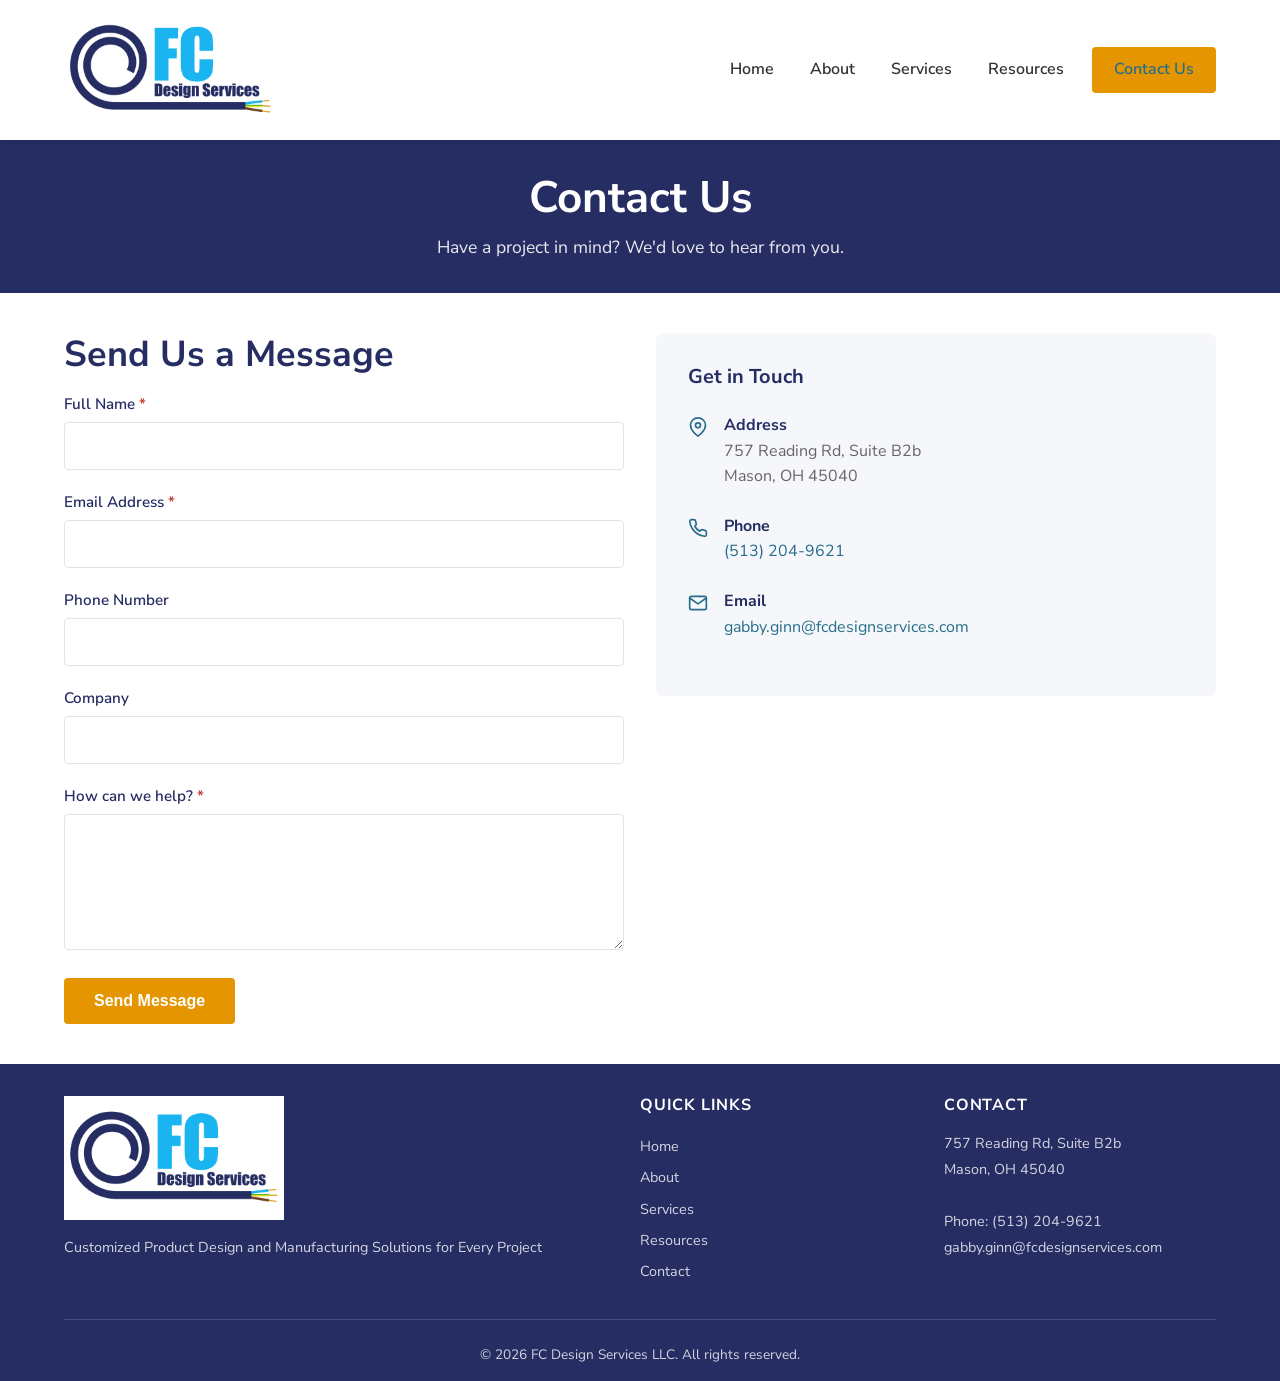
<file: contact.html>
<!DOCTYPE html>
<html lang="en">
<head>
  <meta charset="UTF-8">
  <meta name="viewport" content="width=device-width, initial-scale=1.0">
  <title>Contact Us | FC Design Services</title>
  <meta name="description" content="Contact FC Design Services for electronics design and manufacturing services. Located at 757 Reading Rd, Suite B2b, Mason, OH 45040.">
  <link rel="canonical" href="https://fcdesignservices.com/contact.html">

  <meta property="og:title" content="Contact Us | FC Design Services">
  <meta property="og:description" content="Contact FC Design Services for electronics design and manufacturing services in Mason, Ohio.">
  <meta property="og:image" content="https://fcdesignservices.com/images/logo_FCDS.png">
  <meta property="og:url" content="https://fcdesignservices.com/contact.html">
  <meta property="og:type" content="website">
  <meta name="twitter:card" content="summary_large_image">

  <link rel="preconnect" href="https://fonts.googleapis.com">
  <link rel="preconnect" href="https://fonts.gstatic.com" crossorigin>
  <link href="https://fonts.googleapis.com/css2?family=Nunito+Sans:wght@400;600;700&display=swap" rel="stylesheet">

  <link rel="stylesheet" href="css/styles.css">
</head>
<body>

<a href="#main-content" class="skip-link">Skip to main content</a>

<!-- ========== HEADER START ========== -->
<header class="site-header">
  <div class="container">
    <a href="index.html" class="logo">
      <img src="images/logo_FCDS.png" alt="FC Design Services" width="280" height="158">
    </a>
    <button class="nav-toggle" aria-label="Toggle navigation" aria-expanded="false">
      <span></span>
      <span></span>
      <span></span>
    </button>
    <nav class="main-nav" aria-label="Main navigation">
      <ul>
        <li><a href="index.html">Home</a></li>
        <li><a href="about.html">About</a></li>
        <li><a href="services.html">Services</a></li>
        <li><a href="resources.html">Resources</a></li>
        <li><a href="contact.html" class="btn btn-primary" aria-current="page">Contact Us</a></li>
      </ul>
    </nav>
  </div>
</header>
<!-- ========== HEADER END ========== -->

<main id="main-content">

  <!-- Page Banner -->
  <section class="page-banner">
    <div class="container">
      <h1>Contact Us</h1>
      <p>Have a project in mind? We'd love to hear from you.</p>
    </div>
  </section>

  <!-- Contact Section -->
  <section class="section">
    <div class="container">
      <div class="contact-grid">

        <!-- Contact Form -->
        <div>
          <h2>Send Us a Message</h2>
          <div class="form-success" id="form-success">
            Thank you! Your message has been sent. We'll get back to you shortly.
          </div>
          <form action="https://formspree.io/f/mgoplnar" method="POST" class="contact-form">
            <input type="hidden" name="_next" value="https://fcdesignservices.com/contact.html?sent=true">
            <input type="text" name="_gotcha" style="display:none" tabindex="-1" autocomplete="off">

            <div class="form-group">
              <label for="name">Full Name <span class="required">*</span></label>
              <input type="text" id="name" name="name" required autocomplete="name">
            </div>

            <div class="form-group">
              <label for="email">Email Address <span class="required">*</span></label>
              <input type="email" id="email" name="email" required autocomplete="email">
            </div>

            <div class="form-group">
              <label for="phone">Phone Number</label>
              <input type="tel" id="phone" name="phone" autocomplete="tel">
            </div>

            <div class="form-group">
              <label for="company">Company</label>
              <input type="text" id="company" name="company" autocomplete="organization">
            </div>

            <div class="form-group">
              <label for="message">How can we help? <span class="required">*</span></label>
              <textarea id="message" name="message" rows="5" required></textarea>
            </div>

            <button type="submit" class="btn btn-primary">Send Message</button>
          </form>
        </div>

        <!-- Contact Info -->
        <div>
          <div class="contact-info-card">
            <h3>Get in Touch</h3>

            <div class="contact-info-item">
              <span class="icon" aria-hidden="true">
                <svg width="20" height="20" viewBox="0 0 24 24" fill="none" stroke="currentColor" stroke-width="2" stroke-linecap="round" stroke-linejoin="round"><path d="M21 10c0 7-9 13-9 13s-9-6-9-13a9 9 0 0 1 18 0z"/><circle cx="12" cy="10" r="3"/></svg>
              </span>
              <div>
                <strong>Address</strong>
                <p>757 Reading Rd, Suite B2b<br>Mason, OH 45040</p>
              </div>
            </div>

            <div class="contact-info-item">
              <span class="icon" aria-hidden="true">
                <svg width="20" height="20" viewBox="0 0 24 24" fill="none" stroke="currentColor" stroke-width="2" stroke-linecap="round" stroke-linejoin="round"><path d="M22 16.92v3a2 2 0 0 1-2.18 2 19.79 19.79 0 0 1-8.63-3.07 19.5 19.5 0 0 1-6-6 19.79 19.79 0 0 1-3.07-8.67A2 2 0 0 1 4.11 2h3a2 2 0 0 1 2 1.72 12.84 12.84 0 0 0 .7 2.81 2 2 0 0 1-.45 2.11L8.09 9.91a16 16 0 0 0 6 6l1.27-1.27a2 2 0 0 1 2.11-.45 12.84 12.84 0 0 0 2.81.7A2 2 0 0 1 22 16.92z"/></svg>
              </span>
              <div>
                <strong>Phone</strong>
                <p><a href="tel:+15132049621">(513) 204-9621</a></p>
              </div>
            </div>

            <div class="contact-info-item">
              <span class="icon" aria-hidden="true">
                <svg width="20" height="20" viewBox="0 0 24 24" fill="none" stroke="currentColor" stroke-width="2" stroke-linecap="round" stroke-linejoin="round"><path d="M4 4h16c1.1 0 2 .9 2 2v12c0 1.1-.9 2-2 2H4c-1.1 0-2-.9-2-2V6c0-1.1.9-2 2-2z"/><polyline points="22,6 12,13 2,6"/></svg>
              </span>
              <div>
                <strong>Email</strong>
                <p><a href="mailto:gabby.ginn@fcdesignservices.com">gabby.ginn@fcdesignservices.com</a></p>
              </div>
            </div>
          </div>

          <!-- Google Maps Embed -->
          <iframe
            class="map-embed"
            src="https://www.google.com/maps/embed?pb=!1m18!1m12!1m3!1d3087.5!2d-84.31!3d39.36!2m3!1f0!2f0!3f0!3m2!1i1024!2i768!4f13.1!3m3!1m2!1s0x0%3A0x0!2zMznCsDIxJzM2LjAiTiA4NMKwMTgnMzYuMCJX!5e0!3m2!1sen!2sus!4v1"
            allowfullscreen=""
            loading="lazy"
            referrerpolicy="no-referrer-when-downgrade"
            title="FC Design Services location on Google Maps"
          ></iframe>
        </div>

      </div>
    </div>
  </section>

</main>

<!-- ========== FOOTER START ========== -->
<footer class="site-footer">
  <div class="container">
    <div class="footer-grid">
      <div class="footer-about">
        <img src="images/logo_FCDS.png" alt="FC Design Services" width="200" height="113">
        <p>Customized Product Design and Manufacturing Solutions for Every Project</p>
      </div>
      <div class="footer-links">
        <h3>Quick Links</h3>
        <ul>
          <li><a href="index.html">Home</a></li>
          <li><a href="about.html">About</a></li>
          <li><a href="services.html">Services</a></li>
          <li><a href="resources.html">Resources</a></li>
          <li><a href="contact.html">Contact</a></li>
        </ul>
      </div>
      <div class="footer-contact">
        <h3>Contact</h3>
        <address>
          757 Reading Rd, Suite B2b<br>
          Mason, OH 45040<br><br>
          <a href="tel:+15132049621">Phone: (513) 204-9621</a><br>
          <a href="mailto:gabby.ginn@fcdesignservices.com">gabby.ginn@fcdesignservices.com</a>
        </address>
      </div>
    </div>
    <div class="footer-bottom">
      <p>&copy; 2026 FC Design Services LLC. All rights reserved.</p>
    </div>
  </div>
</footer>
<!-- ========== FOOTER END ========== -->

<script src="js/main.js" defer></script>
</body>
</html>
</file>
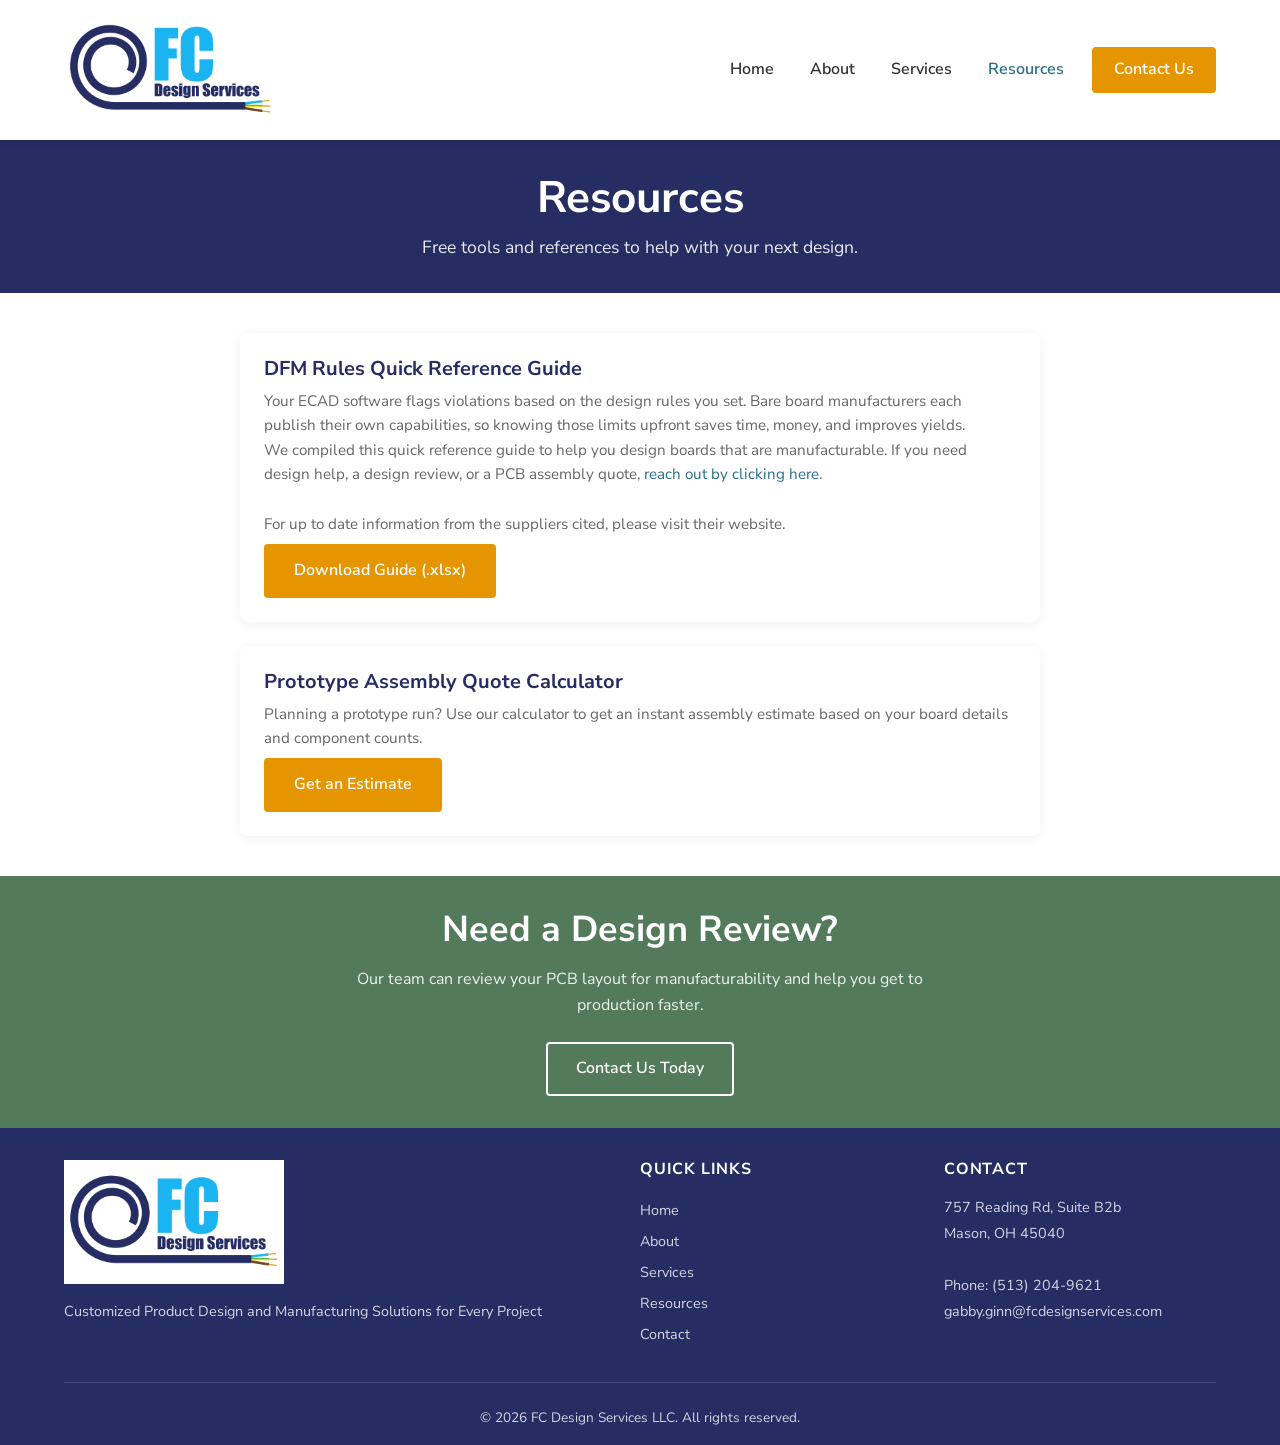
<file: resources.html>
<!DOCTYPE html>
<html lang="en">
<head>
  <meta charset="UTF-8">
  <meta name="viewport" content="width=device-width, initial-scale=1.0">
  <title>Resources | FC Design Services</title>
  <meta name="description" content="Free PCB design resources from FC Design Services. Download our DFM rules reference guide for bare board manufacturing design rules.">
  <link rel="canonical" href="https://fcdesignservices.com/resources.html">

  <meta property="og:title" content="Resources | FC Design Services">
  <meta property="og:description" content="Free PCB design resources from FC Design Services. Download our DFM rules reference guide.">
  <meta property="og:image" content="https://fcdesignservices.com/images/logo_FCDS.png">
  <meta property="og:url" content="https://fcdesignservices.com/resources.html">
  <meta property="og:type" content="website">
  <meta name="twitter:card" content="summary_large_image">

  <link rel="preconnect" href="https://fonts.googleapis.com">
  <link rel="preconnect" href="https://fonts.gstatic.com" crossorigin>
  <link href="https://fonts.googleapis.com/css2?family=Nunito+Sans:wght@400;600;700&display=swap" rel="stylesheet">

  <link rel="stylesheet" href="css/styles.css">
</head>
<body>

<a href="#main-content" class="skip-link">Skip to main content</a>

<!-- ========== HEADER START ========== -->
<header class="site-header">
  <div class="container">
    <a href="index.html" class="logo">
      <img src="images/logo_FCDS.png" alt="FC Design Services" width="280" height="158">
    </a>
    <button class="nav-toggle" aria-label="Toggle navigation" aria-expanded="false">
      <span></span>
      <span></span>
      <span></span>
    </button>
    <nav class="main-nav" aria-label="Main navigation">
      <ul>
        <li><a href="index.html">Home</a></li>
        <li><a href="about.html">About</a></li>
        <li><a href="services.html">Services</a></li>
        <li><a href="resources.html" aria-current="page">Resources</a></li>
        <li><a href="contact.html" class="btn btn-primary">Contact Us</a></li>
      </ul>
    </nav>
  </div>
</header>
<!-- ========== HEADER END ========== -->

<main id="main-content">

  <!-- Page Banner -->
  <section class="page-banner">
    <div class="container">
      <h1>Resources</h1>
      <p>Free tools and references to help with your next design.</p>
    </div>
  </section>

  <!-- Resources -->
  <section class="section">
    <div class="container">
      <div class="card" style="max-width: 800px; margin: 0 auto;">
        <h3>DFM Rules Quick Reference Guide</h3>
        <p>Your ECAD software flags violations based on the design rules you set. Bare board manufacturers each publish their own capabilities, so knowing those limits upfront saves time, money, and improves yields.</p>
        <p>We compiled this quick reference guide to help you design boards that are manufacturable. If you need design help, a design review, or a PCB assembly quote, <a href="contact.html">reach out by clicking here</a>.</p>
        <br>
        <p>For up to date information from the suppliers cited, please visit their website.</p>
        <a href="resources/FCDS-DFM-Rules-Reference.xlsx" download class="btn btn-primary" style="margin-top: 0.5rem;">Download Guide (.xlsx)</a>
      </div>

      <div class="card" style="max-width: 800px; margin: 1.5rem auto 0;">
        <h3>Prototype Assembly Quote Calculator</h3>
        <p>Planning a prototype run? Use our calculator to get an instant assembly estimate based on your board details and component counts.</p>
        <a href="assembly-quote.html" class="btn btn-primary" style="margin-top: 0.5rem;">Get an Estimate</a>
      </div>
    </div>
  </section>

  <!-- CTA Banner -->
  <section class="cta-banner">
    <div class="container">
      <h2>Need a Design Review?</h2>
      <p>Our team can review your PCB layout for manufacturability and help you get to production faster.</p>
      <a href="contact.html" class="btn btn-outline">Contact Us Today</a>
    </div>
  </section>

</main>

<!-- ========== FOOTER START ========== -->
<footer class="site-footer">
  <div class="container">
    <div class="footer-grid">
      <div class="footer-about">
        <img src="images/logo_FCDS.png" alt="FC Design Services" width="200" height="113">
        <p>Customized Product Design and Manufacturing Solutions for Every Project</p>
      </div>
      <div class="footer-links">
        <h3>Quick Links</h3>
        <ul>
          <li><a href="index.html">Home</a></li>
          <li><a href="about.html">About</a></li>
          <li><a href="services.html">Services</a></li>
          <li><a href="resources.html">Resources</a></li>
          <li><a href="contact.html">Contact</a></li>
        </ul>
      </div>
      <div class="footer-contact">
        <h3>Contact</h3>
        <address>
          757 Reading Rd, Suite B2b<br>
          Mason, OH 45040<br><br>
          <a href="tel:+15132049621">Phone: (513) 204-9621</a><br>
          <a href="mailto:gabby.ginn@fcdesignservices.com">gabby.ginn@fcdesignservices.com</a>
        </address>
      </div>
    </div>
    <div class="footer-bottom">
      <p>&copy; 2026 FC Design Services LLC. All rights reserved.</p>
    </div>
  </div>
</footer>
<!-- ========== FOOTER END ========== -->

<script src="js/main.js" defer></script>
</body>
</html>
</file>
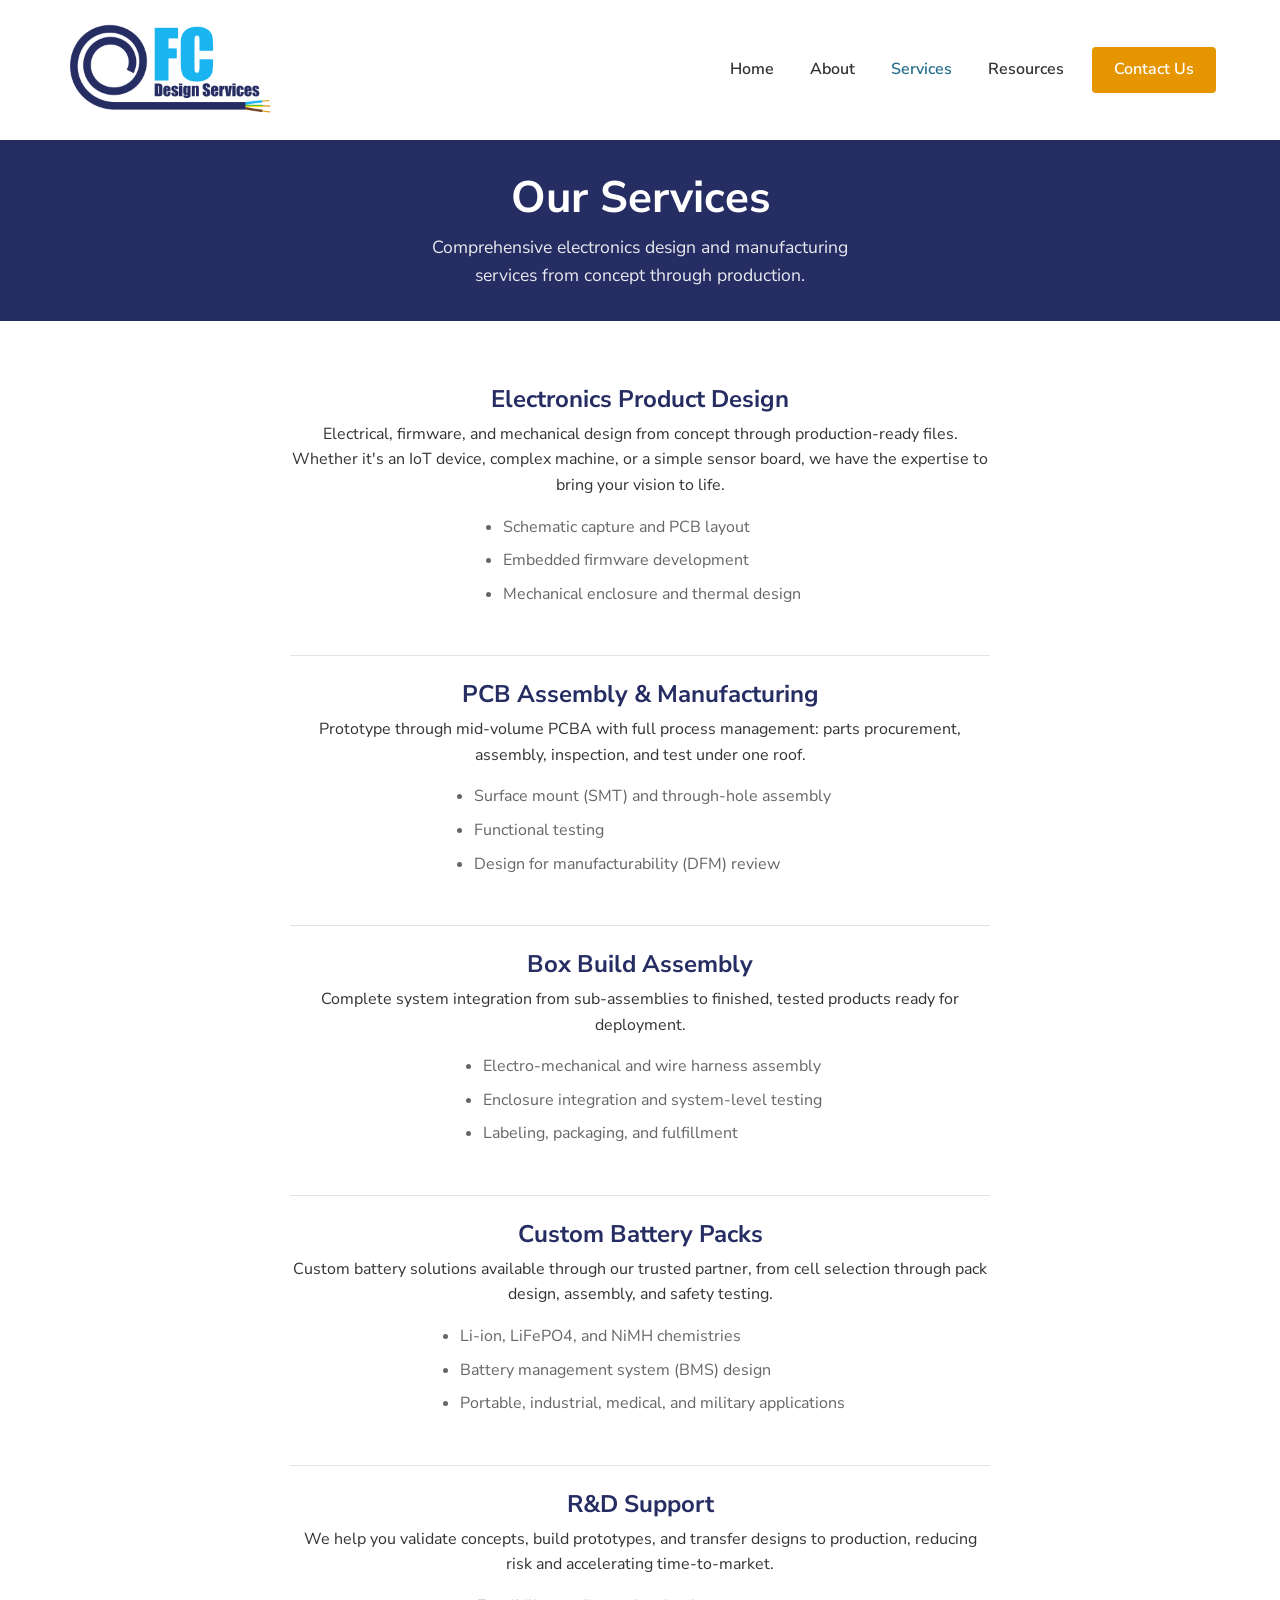
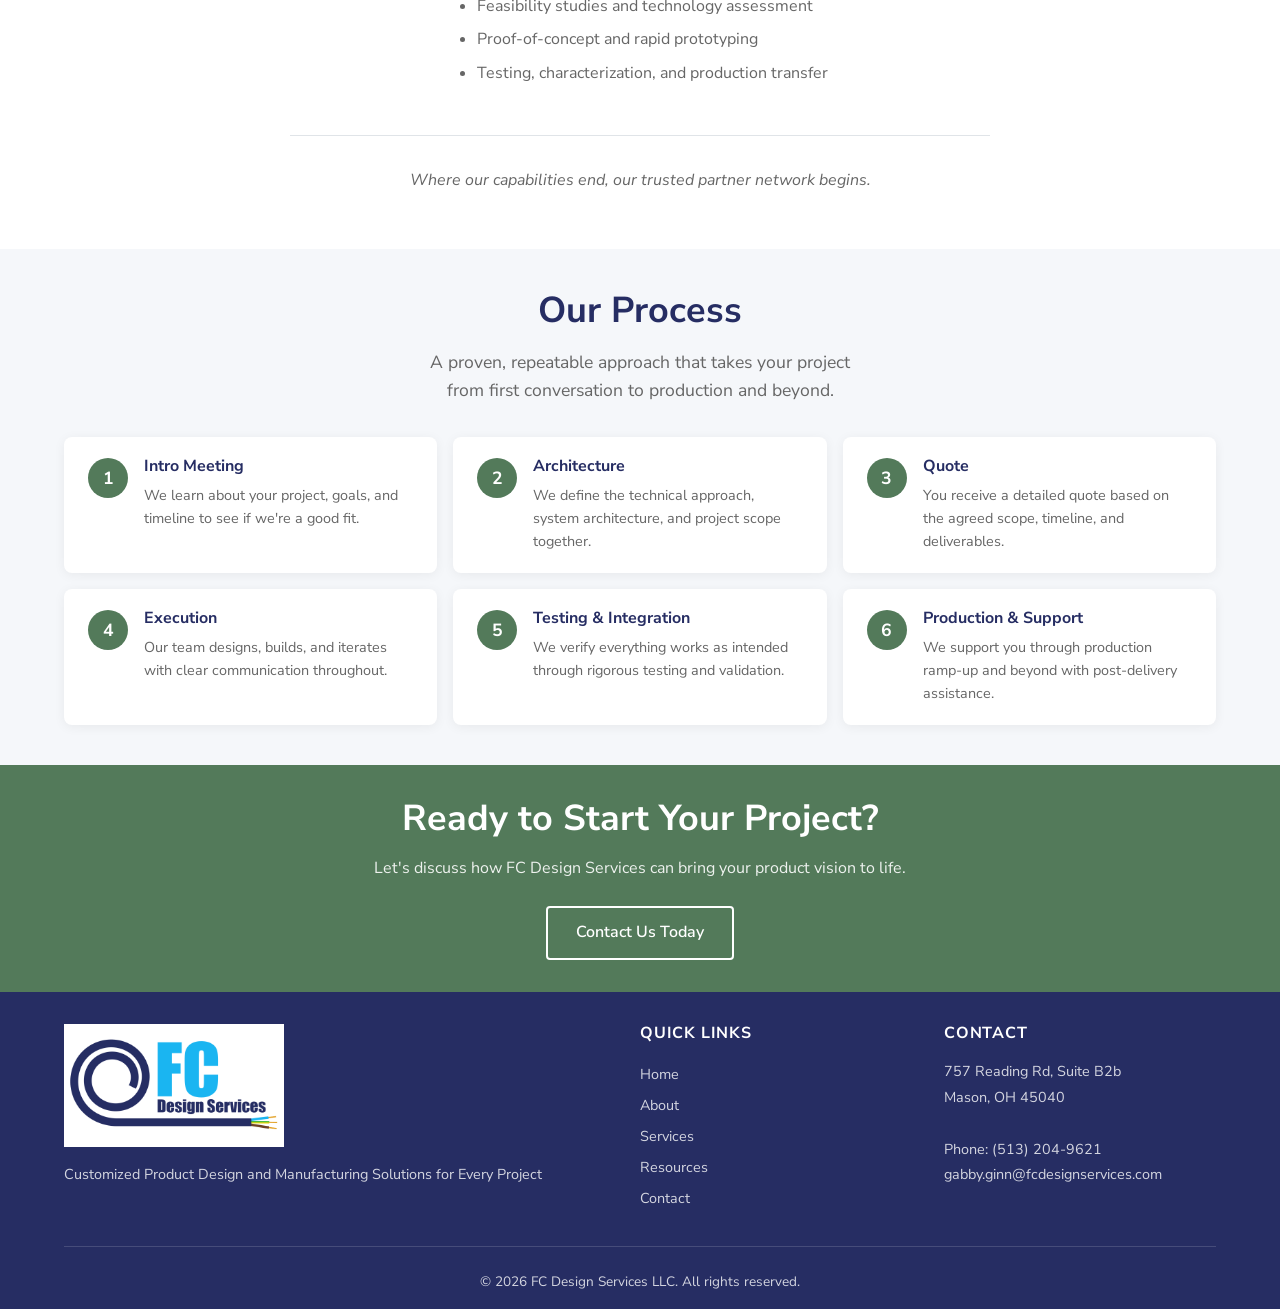
<file: services.html>
<!DOCTYPE html>
<html lang="en">
<head>
  <meta charset="UTF-8">
  <meta name="viewport" content="width=device-width, initial-scale=1.0">
  <title>Our Services | FC Design Services</title>
  <meta name="description" content="Electronics product design, PCB assembly, box build assembly, custom battery packs, and R&D support from FC Design Services.">
  <link rel="canonical" href="https://fcdesignservices.com/services.html">

  <meta property="og:title" content="Our Services | FC Design Services">
  <meta property="og:description" content="Electronics product design, PCB assembly, box build assembly, custom battery packs, and R&D support.">
  <meta property="og:image" content="https://fcdesignservices.com/images/logo_FCDS.png">
  <meta property="og:url" content="https://fcdesignservices.com/services.html">
  <meta property="og:type" content="website">
  <meta name="twitter:card" content="summary_large_image">

  <link rel="preconnect" href="https://fonts.googleapis.com">
  <link rel="preconnect" href="https://fonts.gstatic.com" crossorigin>
  <link href="https://fonts.googleapis.com/css2?family=Nunito+Sans:wght@400;600;700&display=swap" rel="stylesheet">

  <link rel="stylesheet" href="css/styles.css">
</head>
<body>

<a href="#main-content" class="skip-link">Skip to main content</a>

<!-- ========== HEADER START ========== -->
<header class="site-header">
  <div class="container">
    <a href="index.html" class="logo">
      <img src="images/logo_FCDS.png" alt="FC Design Services" width="280" height="158">
    </a>
    <button class="nav-toggle" aria-label="Toggle navigation" aria-expanded="false">
      <span></span>
      <span></span>
      <span></span>
    </button>
    <nav class="main-nav" aria-label="Main navigation">
      <ul>
        <li><a href="index.html">Home</a></li>
        <li><a href="about.html">About</a></li>
        <li><a href="services.html" aria-current="page">Services</a></li>
        <li><a href="resources.html">Resources</a></li>
        <li><a href="contact.html" class="btn btn-primary">Contact Us</a></li>
      </ul>
    </nav>
  </div>
</header>
<!-- ========== HEADER END ========== -->

<main id="main-content">

  <!-- Page Banner -->
  <section class="page-banner">
    <div class="container">
      <h1>Our Services</h1>
      <p>Comprehensive electronics design and manufacturing services from concept through production.</p>
    </div>
  </section>

  <!-- Services Detail -->
  <section class="section">
    <div class="container">

      <!-- Electronics Product Design -->
      <div class="service-detail" id="product-design">
        <h3>Electronics Product Design</h3>
        <p>Electrical, firmware, and mechanical design from concept through production-ready files. Whether it's an IoT device, complex machine, or a simple sensor board, we have the expertise to bring your vision to life.</p>
        <ul>
          <li>Schematic capture and PCB layout</li>
          <li>Embedded firmware development</li>
          <li>Mechanical enclosure and thermal design</li>
        </ul>
      </div>

      <!-- PCB Assembly & Manufacturing -->
      <div class="service-detail" id="pcba-manufacturing">
        <h3>PCB Assembly &amp; Manufacturing</h3>
        <p>Prototype through mid-volume PCBA with full process management: parts procurement, assembly, inspection, and test under one roof.</p>
        <ul>
          <li>Surface mount (SMT) and through-hole assembly</li>
          <li>Functional testing</li>
          <li>Design for manufacturability (DFM) review</li>
        </ul>
      </div>

      <!-- Box Build Assembly -->
      <div class="service-detail" id="box-build">
        <h3>Box Build Assembly</h3>
        <p>Complete system integration from sub-assemblies to finished, tested products ready for deployment.</p>
        <ul>
          <li>Electro-mechanical and wire harness assembly</li>
          <li>Enclosure integration and system-level testing</li>
          <li>Labeling, packaging, and fulfillment</li>
        </ul>
      </div>

      <!-- Custom Battery Packs -->
      <div class="service-detail" id="battery-packs">
        <h3>Custom Battery Packs</h3>
        <p>Custom battery solutions available through our trusted partner, from cell selection through pack design, assembly, and safety testing.</p>
        <ul>
          <li>Li-ion, LiFePO4, and NiMH chemistries</li>
          <li>Battery management system (BMS) design</li>
          <li>Portable, industrial, medical, and military applications</li>
        </ul>
      </div>

      <!-- R&D Support -->
      <div class="service-detail" id="rd-support">
        <h3>R&amp;D Support</h3>
        <p>We help you validate concepts, build prototypes, and transfer designs to production, reducing risk and accelerating time-to-market.</p>
        <ul>
          <li>Feasibility studies and technology assessment</li>
          <li>Proof-of-concept and rapid prototyping</li>
          <li>Testing, characterization, and production transfer</li>
        </ul>
      </div>

      <p style="text-align: center; color: var(--color-medium-gray); font-style: italic; margin-top: 2rem;">Where our capabilities end, our trusted partner network begins.</p>

    </div>
  </section>

  <!-- Our Process -->
  <section class="section section--gray">
    <div class="container">
      <div class="section-header">
        <h2>Our Process</h2>
        <p>A proven, repeatable approach that takes your project from first conversation to production and beyond.</p>
      </div>
      <div class="process-steps">
        <div class="process-step">
          <span class="process-number">1</span>
          <div>
            <h3>Intro Meeting</h3>
            <p class="process-desc">We learn about your project, goals, and timeline to see if we're a good fit.</p>
          </div>
        </div>
        <div class="process-step">
          <span class="process-number">2</span>
          <div>
            <h3>Architecture</h3>
            <p class="process-desc">We define the technical approach, system architecture, and project scope together.</p>
          </div>
        </div>
        <div class="process-step">
          <span class="process-number">3</span>
          <div>
            <h3>Quote</h3>
            <p class="process-desc">You receive a detailed quote based on the agreed scope, timeline, and deliverables.</p>
          </div>
        </div>
        <div class="process-step">
          <span class="process-number">4</span>
          <div>
            <h3>Execution</h3>
            <p class="process-desc">Our team designs, builds, and iterates with clear communication throughout.</p>
          </div>
        </div>
        <div class="process-step">
          <span class="process-number">5</span>
          <div>
            <h3>Testing &amp; Integration</h3>
            <p class="process-desc">We verify everything works as intended through rigorous testing and validation.</p>
          </div>
        </div>
        <div class="process-step">
          <span class="process-number">6</span>
          <div>
            <h3>Production &amp; Support</h3>
            <p class="process-desc">We support you through production ramp-up and beyond with post-delivery assistance.</p>
          </div>
        </div>
      </div>
    </div>
  </section>

  <!-- CTA Banner -->
  <section class="cta-banner">
    <div class="container">
      <h2>Ready to Start Your Project?</h2>
      <p>Let's discuss how FC Design Services can bring your product vision to life.</p>
      <a href="contact.html" class="btn btn-outline">Contact Us Today</a>
    </div>
  </section>

</main>

<!-- ========== FOOTER START ========== -->
<footer class="site-footer">
  <div class="container">
    <div class="footer-grid">
      <div class="footer-about">
        <img src="images/logo_FCDS.png" alt="FC Design Services" width="200" height="113">
        <p>Customized Product Design and Manufacturing Solutions for Every Project</p>
      </div>
      <div class="footer-links">
        <h3>Quick Links</h3>
        <ul>
          <li><a href="index.html">Home</a></li>
          <li><a href="about.html">About</a></li>
          <li><a href="services.html">Services</a></li>
          <li><a href="resources.html">Resources</a></li>
          <li><a href="contact.html">Contact</a></li>
        </ul>
      </div>
      <div class="footer-contact">
        <h3>Contact</h3>
        <address>
          757 Reading Rd, Suite B2b<br>
          Mason, OH 45040<br><br>
          <a href="tel:+15132049621">Phone: (513) 204-9621</a><br>
          <a href="mailto:gabby.ginn@fcdesignservices.com">gabby.ginn@fcdesignservices.com</a>
        </address>
      </div>
    </div>
    <div class="footer-bottom">
      <p>&copy; 2026 FC Design Services LLC. All rights reserved.</p>
    </div>
  </div>
</footer>
<!-- ========== FOOTER END ========== -->

<script src="js/main.js" defer></script>
</body>
</html>
</file>
<file: css/styles.css>
/* ===========================
   1. CSS Custom Properties
   =========================== */

:root {
  --color-navy: #262D63;
  --color-teal: #276E8B;
  --color-cyan: #1AB5F1;
  --color-orange: #E59500;
  --color-fern: #537A5A;
  --color-white: #FFFFFF;
  --color-light-gray: #F5F7FA;
  --color-dark-gray: #333333;
  --color-medium-gray: #666666;
  --color-border: #E0E4E8;

  --font-primary: 'Nunito Sans', Calibri, 'Gill Sans', Arial, sans-serif;

  --section-padding: 2.5rem 1.5rem;
  --container-max: 1200px;
  --transition-fast: 0.2s ease;
  --header-height: 140px;
}

/* ===========================
   2. Reset / Base
   =========================== */

*,
*::before,
*::after {
  box-sizing: border-box;
}

html {
  scroll-behavior: smooth;
  scroll-padding-top: var(--header-height);
}

body {
  margin: 0;
  padding: 0;
  font-family: var(--font-primary);
  font-size: 16px;
  line-height: 1.6;
  color: var(--color-dark-gray);
  background-color: var(--color-white);
}

img {
  max-width: 100%;
  height: auto;
  display: block;
}

a {
  color: var(--color-teal);
  text-decoration: none;
  transition: color var(--transition-fast);
}

a:hover {
  color: var(--color-navy);
}

ul {
  list-style: none;
  margin: 0;
  padding: 0;
}

h1, h2, h3, h4 {
  color: var(--color-navy);
  line-height: 1.2;
  margin: 0 0 1rem;
}

h1 { font-size: 2.5rem; }
h2 { font-size: 2rem; }
h3 { font-size: 1.25rem; }

p {
  margin: 0 0 1rem;
}

/* ===========================
   3. Layout Utilities
   =========================== */

.container {
  max-width: var(--container-max);
  margin: 0 auto;
  padding: 0 1.5rem;
}

.section {
  padding: var(--section-padding);
}

.section--gray {
  background-color: var(--color-light-gray);
}

.section--navy {
  background-color: var(--color-navy);
  color: var(--color-white);
}

.section--navy h2,
.section--navy h3 {
  color: var(--color-white);
}

.section-header {
  text-align: center;
  max-width: 700px;
  margin: 0 auto 2rem;
}

.section-header p {
  color: var(--color-medium-gray);
  font-size: 1.1rem;
  text-wrap: balance;
}

/* ===========================
   4. Buttons
   =========================== */

.btn {
  display: inline-block;
  padding: 0.75rem 1.75rem;
  border-radius: 4px;
  font-size: 1rem;
  font-weight: 600;
  text-align: center;
  cursor: pointer;
  transition: background-color var(--transition-fast), transform var(--transition-fast);
  border: 2px solid transparent;
}

.btn:hover {
  transform: translateY(-1px);
}

.btn-primary {
  background-color: var(--color-orange);
  color: var(--color-white);
  border-color: var(--color-orange);
}

.btn-primary:hover {
  background-color: #c47e00;
  color: var(--color-white);
}

.btn-outline {
  background-color: transparent;
  color: var(--color-white);
  border-color: var(--color-white);
}

.btn-outline:hover {
  background-color: var(--color-white);
  color: var(--color-navy);
}

.btn-outline-dark {
  background-color: transparent;
  color: var(--color-orange);
  border-color: var(--color-orange);
}

.btn-outline-dark:hover {
  background-color: var(--color-orange);
  color: var(--color-white);
}

/* ===========================
   5. Skip Link (Accessibility)
   =========================== */

.skip-link {
  position: absolute;
  left: -9999px;
  top: 0;
  background: var(--color-navy);
  color: var(--color-white);
  padding: 0.5rem 1rem;
  z-index: 1000;
  font-size: 0.875rem;
}

.skip-link:focus {
  left: 0;
}

/* ===========================
   6. Header & Navigation
   =========================== */

.site-header {
  position: sticky;
  top: 0;
  background: var(--color-white);
  box-shadow: 0 2px 8px rgba(0, 0, 0, 0.08);
  z-index: 100;
  min-height: var(--header-height);
}

.site-header .container {
  display: flex;
  align-items: center;
  justify-content: space-between;
  min-height: var(--header-height);
  padding-top: 0.5rem;
  padding-bottom: 0.5rem;
}

.logo img {
  height: 120px;
  width: auto;
}

.nav-toggle {
  display: flex;
  flex-direction: column;
  justify-content: center;
  gap: 5px;
  background: none;
  border: none;
  cursor: pointer;
  padding: 0.5rem;
  z-index: 110;
}

.nav-toggle span {
  display: block;
  width: 26px;
  height: 3px;
  background-color: var(--color-navy);
  border-radius: 2px;
  transition: transform var(--transition-fast), opacity var(--transition-fast);
}

.nav-toggle[aria-expanded="true"] span:nth-child(1) {
  transform: translateY(8px) rotate(45deg);
}

.nav-toggle[aria-expanded="true"] span:nth-child(2) {
  opacity: 0;
}

.nav-toggle[aria-expanded="true"] span:nth-child(3) {
  transform: translateY(-8px) rotate(-45deg);
}

.main-nav {
  display: none;
  position: absolute;
  top: var(--header-height);
  left: 0;
  right: 0;
  background: var(--color-white);
  box-shadow: 0 4px 8px rgba(0, 0, 0, 0.1);
  padding: 1rem 0;
}

.main-nav.is-open {
  display: block;
}

.main-nav ul {
  display: flex;
  flex-direction: column;
  align-items: center;
  gap: 0;
}

.main-nav a {
  display: block;
  padding: 0.75rem 1.5rem;
  color: var(--color-dark-gray);
  font-weight: 600;
  font-size: 1rem;
}

.main-nav a:hover,
.main-nav a[aria-current="page"] {
  color: var(--color-teal);
}

.main-nav .btn-primary {
  margin: 0.5rem 1.5rem;
  color: var(--color-white);
}

.main-nav .btn-primary:hover {
  color: var(--color-white);
}

/* ===========================
   7. Hero Section
   =========================== */

.hero {
  background: var(--color-navy);
  color: var(--color-white);
  padding: 2.5rem 1.5rem;
  text-align: center;
}

.hero h1 {
  color: var(--color-white);
  font-size: 2rem;
  margin-bottom: 1rem;
  max-width: 800px;
  margin-left: auto;
  margin-right: auto;
}

.hero p {
  font-size: 1.1rem;
  max-width: 600px;
  margin: 0 auto 1.25rem;
  opacity: 0.9;
}

.hero-buttons {
  display: flex;
  flex-wrap: wrap;
  gap: 1rem;
  justify-content: center;
}

/* ===========================
   8. Page Banner (inner pages)
   =========================== */

.page-banner {
  background: var(--color-navy);
  color: var(--color-white);
  padding: 2rem 1.5rem;
  text-align: center;
}

.page-banner h1 {
  color: var(--color-white);
  margin-bottom: 0.5rem;
}

.page-banner p {
  opacity: 0.9;
  font-size: 1.1rem;
  max-width: 700px;
  margin: 0 auto;
  text-wrap: balance;
}

/* ===========================
   9. Card Grids
   =========================== */

.card-grid {
  display: grid;
  grid-template-columns: 1fr;
  gap: 1.5rem;
}

.card-grid--2col {
  grid-template-columns: 1fr;
  gap: 1rem;
}

.card-grid--2col .card {
  background: var(--color-light-gray);
}

.card {
  background: var(--color-white);
  border-radius: 8px;
  padding: 1.5rem;
  box-shadow: 0 2px 12px rgba(0, 0, 0, 0.06);
  transition: transform var(--transition-fast), box-shadow var(--transition-fast);
}

.card:hover {
  transform: translateY(-3px);
  box-shadow: 0 6px 20px rgba(0, 0, 0, 0.1);
}

.card-icon {
  font-size: 2.5rem;
  margin-bottom: 1rem;
  color: var(--color-teal);
}

.card h3 {
  margin-bottom: 0.5rem;
}

.card p {
  color: var(--color-medium-gray);
  margin-bottom: 0;
  font-size: 0.95rem;
}

/* Service cards link */
.card-link {
  display: block;
  color: inherit;
  text-decoration: none;
}

.card-link:hover {
  color: inherit;
}

/* ===========================
   10. Testimonials
   =========================== */

.testimonial-grid {
  display: grid;
  grid-template-columns: 1fr;
  justify-items: center;
  gap: 1.5rem;
}

.testimonial {
  background: var(--color-white);
  border-radius: 8px;
  padding: 1.5rem;
  box-shadow: 0 2px 12px rgba(0, 0, 0, 0.06);
  border-left: 4px solid var(--color-orange);
}

.testimonial blockquote {
  margin: 0 0 1rem;
  font-style: italic;
  color: var(--color-dark-gray);
  line-height: 1.7;
}

.testimonial cite {
  font-style: normal;
  font-weight: 600;
  color: var(--color-navy);
  font-size: 0.9rem;
}

/* ===========================
   11. CTA Banner
   =========================== */

.cta-banner {
  background: var(--color-fern);
  color: var(--color-white);
  text-align: center;
  padding: 2rem 1.5rem;
}

.cta-banner h2 {
  color: var(--color-white);
  margin-bottom: 1rem;
}

.cta-banner p {
  max-width: 600px;
  margin: 0 auto 1.5rem;
  opacity: 0.9;
}

/* ===========================
   12. Service Detail Sections
   =========================== */

.service-detail {
  padding: 1.5rem 0;
  border-bottom: 1px solid var(--color-border);
  text-align: center;
  max-width: 700px;
  margin: 0 auto;
}

.service-detail:last-child {
  border-bottom: none;
}

.service-detail h3 {
  font-size: 1.5rem;
  margin-bottom: 0.5rem;
}

/* Process Steps */
.process-steps {
  display: grid;
  grid-template-columns: 1fr;
  gap: 1rem;
}

.process-step {
  display: flex;
  align-items: flex-start;
  gap: 1rem;
  background: var(--color-white);
  border-radius: 8px;
  padding: 1.25rem 1.5rem;
  box-shadow: 0 2px 12px rgba(0, 0, 0, 0.06);
  border: none;
  text-align: left;
  font-family: var(--font-primary);
  width: 100%;
}

.process-number {
  display: flex;
  align-items: center;
  justify-content: center;
  width: 40px;
  height: 40px;
  border-radius: 50%;
  background: var(--color-fern);
  color: var(--color-white);
  font-weight: 700;
  font-size: 1.1rem;
  flex-shrink: 0;
  margin-top: 0.1rem;
}

.process-step h3 {
  margin: 0;
  font-size: 1rem;
}

.process-desc {
  margin: 0.5rem 0 0;
  font-size: 0.9rem;
  color: var(--color-medium-gray);
}

.service-detail ul {
  list-style: disc;
  padding-left: 1.5rem;
  margin-bottom: 1rem;
  text-align: left;
  display: inline-block;
}

.service-detail li {
  margin-bottom: 0.5rem;
  color: var(--color-medium-gray);
}

/* ===========================
   13. About Page
   =========================== */

.about-content {
  max-width: 800px;
  margin: 0 auto;
  text-align: center;
}

.about-content p {
  font-size: 1.05rem;
  color: var(--color-medium-gray);
}

.mission-highlight {
  background: var(--color-light-gray);
  border-left: 4px solid var(--color-teal);
  padding: 1rem 1.5rem;
  margin: 1rem 0;
  border-radius: 0 8px 8px 0;
}

.mission-highlight p {
  font-size: 1.1rem;
  font-style: italic;
  color: var(--color-navy);
  margin-bottom: 0;
  text-align: center;
}

.team-grid {
  display: grid;
  grid-template-columns: 1fr;
  gap: 1.5rem;
}

.team-card {
  text-align: center;
  background: var(--color-white);
  border-radius: 8px;
  padding: 1.25rem;
  box-shadow: 0 2px 12px rgba(0, 0, 0, 0.06);
}

.team-photo {
  width: 120px;
  height: 120px;
  border-radius: 50%;
  background-color: var(--color-light-gray);
  margin: 0 auto 1rem;
  display: flex;
  align-items: center;
  justify-content: center;
  font-size: 2rem;
  color: var(--color-medium-gray);
}

.team-photo-img {
  width: 180px;
  height: 180px;
  border-radius: 50%;
  object-fit: cover;
  object-position: top;
  margin: 0 auto 1rem;
}

.team-card h3 {
  margin-bottom: 0.25rem;
}

.team-card .role {
  color: var(--color-teal);
  font-weight: 600;
  font-size: 0.9rem;
  margin-bottom: 0.75rem;
}

.team-card p {
  color: var(--color-medium-gray);
  font-size: 0.9rem;
}

/* ===========================
   14. Contact Page
   =========================== */

.contact-grid {
  display: grid;
  grid-template-columns: 1fr;
  gap: 2rem;
}

.contact-form .form-group {
  margin-bottom: 1.25rem;
}

.contact-form label {
  display: block;
  margin-bottom: 0.35rem;
  font-weight: 600;
  color: var(--color-navy);
  font-size: 0.95rem;
}

.contact-form .required {
  color: #c0392b;
}

.contact-form input,
.contact-form textarea {
  width: 100%;
  padding: 0.75rem 1rem;
  border: 1px solid var(--color-border);
  border-radius: 4px;
  font-family: var(--font-primary);
  font-size: 1rem;
  transition: border-color var(--transition-fast);
}

.contact-form input:focus,
.contact-form textarea:focus {
  outline: none;
  border-color: var(--color-teal);
  box-shadow: 0 0 0 3px rgba(39, 110, 139, 0.15);
}

.contact-form textarea {
  resize: vertical;
  min-height: 120px;
}

.contact-form button[type="submit"] {
  width: 100%;
}

.contact-info-card {
  background: var(--color-light-gray);
  border-radius: 8px;
  padding: 2rem;
}

.contact-info-card h3 {
  margin-bottom: 1.5rem;
}

.contact-info-item {
  display: flex;
  gap: 1rem;
  margin-bottom: 1.5rem;
  align-items: flex-start;
}

.contact-info-item .icon {
  font-size: 1.25rem;
  color: var(--color-teal);
  flex-shrink: 0;
  margin-top: 0.15rem;
}

.contact-info-item p {
  margin: 0;
  color: var(--color-medium-gray);
}

.contact-info-item strong {
  color: var(--color-navy);
}

.map-embed {
  width: 100%;
  height: 300px;
  border: 0;
  border-radius: 8px;
  margin-top: 1rem;
}

.form-success {
  background: #d4edda;
  color: #155724;
  padding: 1rem 1.5rem;
  border-radius: 4px;
  margin-bottom: 1.5rem;
  font-weight: 600;
  display: none;
}

.form-success.is-visible {
  display: block;
}

/* ===========================
   Quote Calculator
   =========================== */

.form-fieldset {
  border: 1px solid var(--color-border);
  border-radius: 8px;
  padding: 1.5rem;
  margin-bottom: 1.5rem;
}

.form-fieldset legend {
  font-weight: 700;
  color: var(--color-navy);
  font-size: 1.1rem;
  padding: 0 0.5rem;
}

.form-help {
  display: block;
  font-size: 0.85rem;
  color: var(--color-medium-gray);
  margin-top: 0.25rem;
}

.form-help a {
  color: var(--color-teal);
}

.toggle-group {
  display: flex;
  gap: 1.5rem;
}

.toggle-option {
  display: flex;
  align-items: center;
  gap: 0.4rem;
  font-weight: 600;
  cursor: pointer;
}

.toggle-option input {
  width: auto;
}

.form-error {
  background: #f8d7da;
  color: #721c24;
  padding: 1rem 1.5rem;
  border-radius: 4px;
  margin-top: 1rem;
  font-weight: 600;
}

.quote-result {
  margin-top: 2rem;
  padding: 2rem;
  background: var(--color-light-gray);
  border-radius: 8px;
  text-align: center;
}

.quote-totals {
  display: flex;
  flex-wrap: wrap;
  gap: 2rem;
  justify-content: center;
  margin: 1.5rem 0;
}

.quote-total-line {
  display: flex;
  flex-direction: column;
  align-items: center;
  gap: 0.25rem;
}

.quote-total-line span:first-child {
  font-size: 0.9rem;
  color: var(--color-medium-gray);
  text-transform: uppercase;
  letter-spacing: 0.05em;
}

.quote-amount {
  font-size: 2rem;
  font-weight: 700;
  color: var(--color-navy);
}

.quote-warning {
  background: #fff3cd;
  color: #856404;
  padding: 0.75rem 1rem;
  border-radius: 4px;
  margin-top: 0.75rem;
  font-size: 0.9rem;
  text-align: left;
}

/* ===========================
   15. Footer
   =========================== */

.site-footer {
  background-color: var(--color-navy);
  color: rgba(255, 255, 255, 0.8);
  padding: 2rem 1.5rem 1rem;
}

.footer-grid {
  display: grid;
  grid-template-columns: 1fr;
  gap: 2rem;
  margin-bottom: 2rem;
}

.footer-about img {
  height: auto;
  width: 220px;
  margin-bottom: 1rem;
}

.footer-about p {
  font-size: 0.9rem;
  margin-bottom: 0;
}

.site-footer h3 {
  color: var(--color-white);
  font-size: 1rem;
  margin-bottom: 1rem;
  text-transform: uppercase;
  letter-spacing: 0.05em;
}

.footer-links a {
  display: block;
  color: rgba(255, 255, 255, 0.8);
  padding: 0.25rem 0;
  font-size: 0.9rem;
}

.footer-links a:hover {
  color: var(--color-white);
}

.footer-contact address {
  font-style: normal;
  font-size: 0.9rem;
  line-height: 1.8;
}

.footer-contact a {
  color: rgba(255, 255, 255, 0.8);
}

.footer-contact a:hover {
  color: var(--color-white);
}

.footer-bottom {
  border-top: 1px solid rgba(255, 255, 255, 0.15);
  padding-top: 1.5rem;
  text-align: center;
  font-size: 0.85rem;
}

.footer-bottom p {
  margin: 0;
}

/* ===========================
   16. Media Queries
   =========================== */

/* Tablet */
@media (min-width: 768px) {
  h1 { font-size: 2.75rem; }
  h2 { font-size: 2.25rem; }

  .hero {
    padding: 3rem 1.5rem;
  }

  .hero h1 {
    font-size: 2.5rem;
  }

  .card-grid {
    grid-template-columns: repeat(2, 1fr);
  }

  .process-steps {
    grid-template-columns: repeat(2, 1fr);
  }

  .testimonial-grid {
    grid-template-columns: repeat(2, 1fr);
  }

  .team-grid {
    grid-template-columns: repeat(2, 1fr);
  }

  .contact-grid {
    grid-template-columns: 1fr 1fr;
  }

  .footer-grid {
    grid-template-columns: repeat(2, 1fr);
  }

  .contact-form button[type="submit"] {
    width: auto;
  }
}

/* Desktop */
@media (min-width: 1024px) {
  .nav-toggle {
    display: none;
  }

  .main-nav {
    display: flex;
    position: static;
    box-shadow: none;
    padding: 0;
    background: transparent;
  }

  .main-nav ul {
    flex-direction: row;
    align-items: center;
    gap: 0.25rem;
  }

  .main-nav a {
    padding: 0.5rem 1rem;
  }

  .main-nav .btn-primary {
    margin: 0 0 0 0.5rem;
    padding: 0.5rem 1.25rem;
  }

  .hero {
    padding: 3.5rem 1.5rem;
  }

  .hero h1 {
    font-size: 3rem;
  }

  .card-grid {
    grid-template-columns: repeat(3, 1fr);
  }

  .card-grid--2col {
    grid-template-columns: repeat(2, 1fr);
  }

  .card-grid--3col {
    grid-template-columns: repeat(3, 1fr);
  }

  .testimonial-grid {
    grid-template-columns: repeat(3, 1fr);
  }

  .testimonial-grid .testimonial:last-child:nth-child(3n+1) {
    grid-column: 2;
  }

  .process-steps {
    grid-template-columns: repeat(3, 1fr);
  }

  .team-grid {
    grid-template-columns: repeat(4, 1fr);
  }

  .footer-grid {
    grid-template-columns: 2fr 1fr 1fr;
  }
}

/* ===========================
   17. Reduced Motion
   =========================== */

@media (prefers-reduced-motion: reduce) {
  html {
    scroll-behavior: auto;
  }

  *,
  *::before,
  *::after {
    animation-duration: 0.01ms !important;
    transition-duration: 0.01ms !important;
  }
}
</file>
